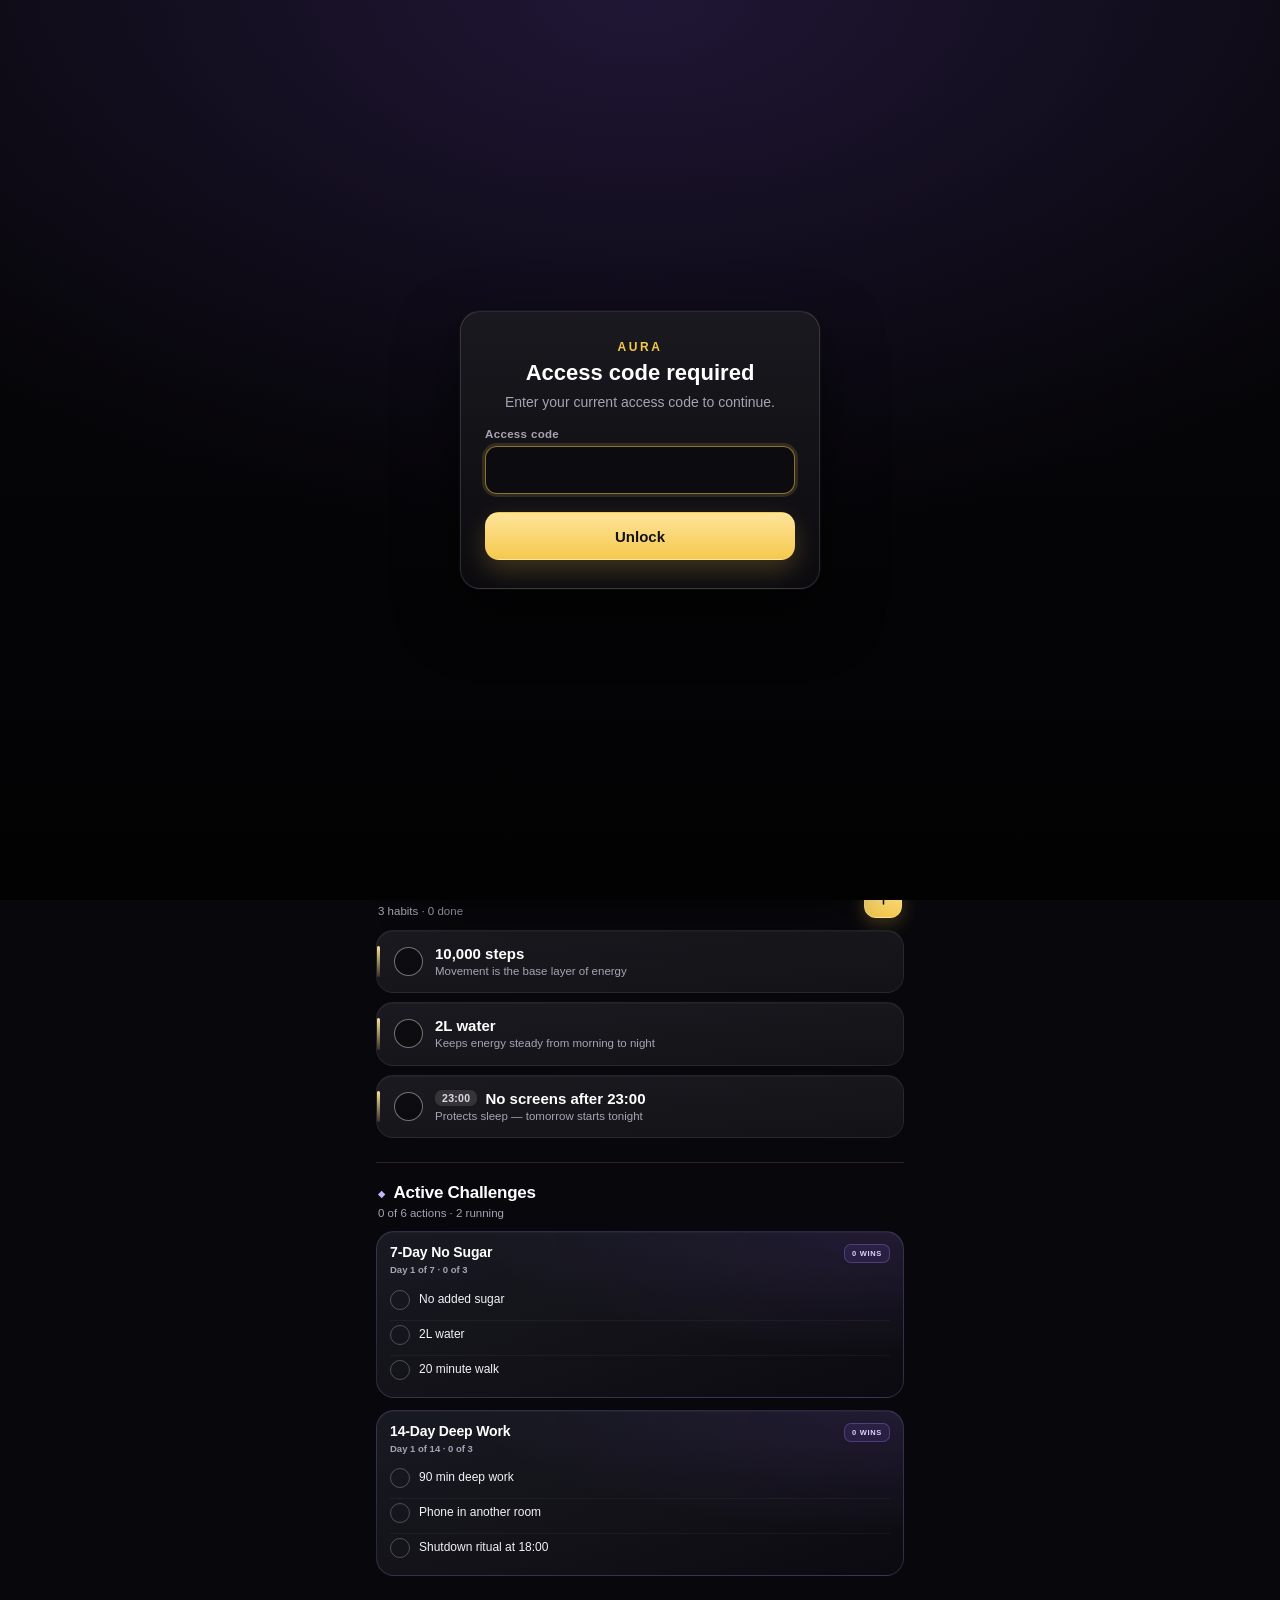
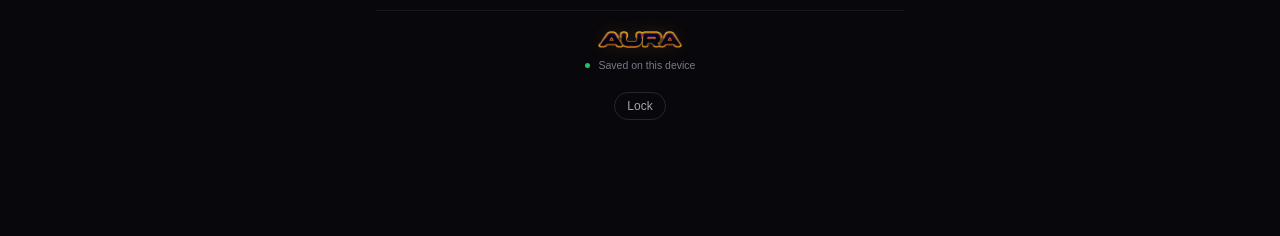
<file: index.html>
<!DOCTYPE html>
<html lang="en" dir="auto">
<head>
  <meta charset="UTF-8" />
  <meta
    name="viewport"
    content="width=device-width, initial-scale=1.0, maximum-scale=1.0, user-scalable=no, viewport-fit=cover"
  />
  <title>AURA // DAILY OS</title>
  <meta
    name="description"
    content="AURA is a daily discipline OS: your plan, your non-negotiables, your challenges and your streaks — in one dark, focused screen."
  />
  <meta name="theme-color" content="#08070b" />
  <meta name="color-scheme" content="dark" />
  <!-- AURA access-code verification endpoint (HTTPS). Set this to your
       server-side verification URL (e.g. a Supabase Edge Function). The
       client never stores or compares the secret code itself. -->
  <meta name="aura-access-endpoint" content="https://vxmonbjokwcsmboblupd.supabase.co/functions/v1/verify-aura-code" />

  <!-- Where AURA lives. Every email link and redirect must use this address.
       Four l's: kyrollll.github.io/AURA/ is the live project page. -->
  <meta name="aura-app-url" content="https://kyrollll.github.io/AURA/" />

  <!-- iOS standalone / PWA -->
  <meta name="apple-mobile-web-app-capable" content="yes" />
  <meta name="mobile-web-app-capable" content="yes" />
  <meta name="apple-mobile-web-app-status-bar-style" content="black-translucent" />
  <meta name="apple-mobile-web-app-title" content="AURA" />
  <meta name="format-detection" content="telephone=no" />
  <link rel="manifest" href="./manifest.json" />
  <link rel="icon" href="./icons/favicon.png" sizes="any" type="image/png" />
  <link rel="icon" href="./icons/icon-192.png" sizes="192x192" type="image/png" />
  <link rel="apple-touch-icon" sizes="180x180" href="./icons/apple-touch-icon.png" />
  <link rel="stylesheet" href="./style.css?v=45" />
</head>
<body>
  <a class="skip" href="#plan">Skip to today's plan</a>

  <!-- Reload veil: covers the first paint (and every reload) with the AURA
       surface instead of a blank/grey frame. Fades itself out. -->
  <div class="boot" id="boot" aria-hidden="true">
    <div class="boot-inner">
      <img class="boot-mark" src="./assets/aura-mark.png" alt="" width="720" height="150" />
      <span class="aura-spinner"></span>
    </div>
  </div>

  <!-- AURA's own pull-to-refresh, in place of the browser's grey sheet. -->
  <div class="ptr" id="ptr" aria-hidden="true">
    <span class="aura-spinner ptr-spinner"></span>
    <span class="ptr-text" id="ptrText">Pull to refresh</span>
  </div>

  <!-- Slow indigo + gold light behind the UI. Purely decorative. -->
  <div class="ambient" aria-hidden="true">
    <span class="aura-a"></span>
    <span class="aura-b"></span>
    <span class="aura-c"></span>
  </div>

  <!-- Access-code gate: covers the app until a server-verified code is entered. -->
  <div class="access-gate" id="accessGate" hidden>
    <div class="access-gate-card" role="dialog" aria-modal="true" aria-labelledby="accessGateTitle">
      <p class="access-gate-kicker">AURA</p>
      <h2 class="access-gate-title" id="accessGateTitle">Access code required</h2>
      <p class="access-gate-note">Enter your current access code to continue.</p>
      <form class="access-gate-form" id="accessForm" autocomplete="off" novalidate>
        <label class="field">
          <span class="field-label">Access code</span>
          <input
            id="accessCode"
            type="text"
            inputmode="text"
            autocomplete="off"
            autocapitalize="characters"
            maxlength="128"
            required
          />
        </label>
        <p class="form-error" id="accessError" role="alert" hidden></p>
        <button class="btn btn-primary" id="accessSubmit" type="submit">Unlock</button>
      </form>
    </div>
  </div>

  <!-- Account gate: shown after the access code is accepted. AURA's workspace
       stays closed (body.is-auth hides #app) until the emailed code has been
       verified. The code field accepts whatever length the project issues
       (6 to 10 digits), so a longer code can still be typed or pasted whole.
       Nothing here names the service behind the account. -->
  <div class="auth-gate" id="authGate" hidden>
    <div class="auth-card" role="dialog" aria-modal="true" aria-labelledby="authTitle">
      <img class="auth-mark" src="./assets/aura-mark.png" alt="AURA" width="720" height="150" />

      <p class="auth-kicker">AURA ACCOUNT</p>
      <h2 class="auth-title" id="authTitle">Enter your email</h2>
      <p class="auth-note" id="authNote">Your plan, habits and streaks, synced across your devices.</p>

      <p class="auth-message" id="authMessage" role="status" hidden></p>
      <p class="form-error" id="authError" role="alert" hidden></p>

      <form class="auth-form" id="authForm" novalidate>
        <label class="field" id="authEmailField">
          <span class="field-label">Email</span>
          <input
            id="authEmail"
            name="email"
            type="email"
            inputmode="email"
            autocomplete="email"
            autocapitalize="none"
            spellcheck="false"
            maxlength="254"
            placeholder="you@example.com"
            required
          />
        </label>

        <div class="auth-code" id="authCode" hidden>
          <label class="field" for="authCodeInput">
            <span class="field-label">Verification code</span>
            <input
              class="auth-code-input"
              id="authCodeInput"
              name="code"
              type="text"
              inputmode="numeric"
              pattern="[0-9]*"
              maxlength="10"
              autocomplete="one-time-code"
              autocapitalize="none"
              autocorrect="off"
              spellcheck="false"
              aria-describedby="authCodeHint"
            />
          </label>
          <p class="auth-code-hint" id="authCodeHint">Paste or type the code from the email.</p>
        </div>

        <button class="btn btn-primary" id="authSubmit" type="submit">Send code</button>
      </form>

      <div class="auth-links" id="authLinks" hidden>
        <button class="auth-link" id="authResend" type="button">Resend code</button>
        <span class="auth-link-sep" aria-hidden="true">·</span>
        <button class="auth-link" id="authChangeEmail" type="button">Use a different email</button>
      </div>

      <p class="auth-loading" id="authLoading" hidden>
        <span class="aura-spinner" aria-hidden="true"></span>
        <span>Checking your session…</span>
      </p>

      <p class="auth-foot" id="authFoot">No password. AURA emails you a one-time code.</p>
    </div>
  </div>

  <div class="app" id="app">
    <!-- ============================== HEADER ============================= -->
    <header class="topbar">
      <div class="brand">
        <h1 class="brand-logo">
          <img src="./assets/aura-mark.png" alt="AURA" width="720" height="150" />
        </h1>
        <p class="top-meta" id="topMeta">Today’s standard, executed.</p>
      </div>

      <div class="perfect-pill" id="perfectPill" title="Consecutive win days">
        <span class="perfect-flame" aria-hidden="true">🔥</span>
        <b id="perfectCount">0</b>
        <span class="perfect-label">win&nbsp;streak</span>
      </div>
    </header>

    <!-- ============================== TODAY ============================== -->
    <div class="view" id="viewToday">
      <nav class="weekstrip" id="weekStrip" aria-label="Week selector"></nav>

      <section class="progress-card" id="progressCard" aria-labelledby="progressCount">
        <div class="progress-glow" id="progressGlow" aria-hidden="true"></div>

        <div class="progress-head">
          <div class="progress-copy">
            <p class="progress-date" id="progressDate">Today</p>
            <p class="progress-count" id="progressCount" aria-live="polite">
              <span class="win-mark" aria-hidden="true">◆</span>
              <span id="progressTargetText"><b>0</b> tasks to WIN</span>
            </p>
          </div>
          <div class="progress-side">
            <div class="progress-pct" id="progressPct">
              <span id="progressPctNum">0</span><span class="pct-sign">%</span>
            </div>
            <p
              class="verdict"
              id="progressVerdict"
              data-state="loss"
              aria-live="polite"
              aria-label="Day status: LOSS"
            >LOSS</p>
          </div>
        </div>

        <div class="progress-rest" id="progressRest" hidden>
          <span class="progress-rest-moon" aria-hidden="true">☾</span>
          <div class="progress-rest-copy">
            <p class="progress-rest-title">Rest day</p>
            <p class="progress-rest-note">No score today. Nothing to chase.</p>
          </div>
        </div>

        <div
          class="scale"
          id="scale"
          dir="ltr"
          role="progressbar"
          aria-valuemin="0"
          aria-valuemax="100"
          aria-valuenow="0"
          aria-label="Daily progress"
        >
          <div class="scale-track" aria-hidden="true"></div>
          <div class="scale-fill" id="scaleFill" aria-hidden="true"></div>
          <div class="scale-ticks" aria-hidden="true">
            <span></span><span></span><span></span><span></span>
          </div>
          <div class="scale-threshold" id="scaleThreshold" aria-hidden="true">
            <span class="threshold-pin"></span>
            <span class="threshold-tag">WIN</span>
          </div>
          <div class="scale-marker" id="scaleMarker" aria-hidden="true">
            <span class="scale-marker-glow"></span>
            <span class="scale-marker-dot"></span>
          </div>
        </div>

        <div class="scale-legend">
          <span class="legend-end legend-loss">LOSS</span>
          <span class="legend-status" id="scaleStatus">Win at 67%</span>
          <span class="legend-end legend-win">WIN</span>
        </div>

        <button class="rest-toggle" id="restToggle" type="button" aria-pressed="false">
          <span class="rest-toggle-icon" id="restToggleIcon" aria-hidden="true">☾</span>
          <span id="restToggleText">Rest day</span>
        </button>
      </section>

      <!-- ============================= REST STATE ========================= -->
      <section class="rest-state" id="restState" aria-labelledby="restStateTitle" hidden>
        <div class="rest-state-glow" aria-hidden="true"></div>
        <span class="rest-state-moon" aria-hidden="true">☾</span>
        <p class="rest-state-kicker">Rest day on</p>
        <h2 class="rest-state-title" id="restStateTitle">Recovery is part of the plan.</h2>
        <p class="rest-state-note">
          Tasks, habits and challenge check-offs are paused for this day.
          Nothing to win, nothing to lose — the streak stays frozen.
        </p>
        <p class="rest-state-count" id="restStateCount">0 items paused</p>
      </section>

      <!-- ========================== SUPERFOCUS =========================== -->
      <section class="focus-card" id="focusCard">
        <div class="focus-card-glow" aria-hidden="true"></div>
        <div class="focus-card-body">
          <div class="focus-card-copy">
            <p class="focus-kicker"><span class="focus-spark" aria-hidden="true"></span>Superfocus</p>
            <h2>One thing. No noise.</h2>
            <p class="focus-sub" id="focusSub">Turn it on, then tap the tasks on Today you want to keep sharp.</p>
          </div>
          <label class="focus-switch">
            <input id="focusSwitch" type="checkbox" role="switch" aria-label="Superfocus mode" />
            <span class="focus-switch-track" aria-hidden="true">
              <span class="focus-switch-thumb"></span>
            </span>
            <span class="focus-switch-text" id="focusSwitchText">OFF</span>
          </label>
        </div>
        <div class="focus-card-foot">
          <span id="focusModeNote">Tap a task to keep it sharp · tap again to release</span>
          <span class="focus-dot" aria-hidden="true"></span>
          <span class="focus-tip">Blurred, quiet, locked</span>
        </div>
      </section>

      <!-- ============================ TODAY PLAN ========================= -->
      <section class="section" id="plan" aria-labelledby="planTitle">
        <header class="section-head">
          <div>
            <h2 class="section-title" id="planTitle">Ideal Day</h2>
            <p class="section-sub" id="planCount">0 tasks</p>
          </div>
          <div class="section-actions">
            <button class="icon-btn edit-btn" id="editBtn" type="button" aria-pressed="false" title="Edit list">
              <svg viewBox="0 0 24 24" fill="none" stroke="currentColor" stroke-width="1.7" stroke-linecap="round" stroke-linejoin="round" aria-hidden="true">
                <path d="M4 20h4.2L19 9.2a2.1 2.1 0 0 0 0-3l-1.2-1.2a2.1 2.1 0 0 0-3 0L4 15.8V20Z" />
                <path d="m13.6 6.4 4 4" />
              </svg>
              <span class="sr-only">Edit tasks</span>
            </button>
            <button class="icon-btn add-btn" id="addBtn" type="button" title="Add a task">
              <svg viewBox="0 0 24 24" fill="none" stroke="currentColor" stroke-width="2" stroke-linecap="round" aria-hidden="true">
                <path d="M12 5v14M5 12h14" />
              </svg>
              <span class="sr-only">Add a task</span>
            </button>
          </div>
        </header>

        <ul class="task-list" id="planList"></ul>
        <p class="empty" id="planEmpty" hidden>No tasks yet. Add one to set today’s standard.</p>
      </section>

      <!-- ========================= NON-NEGOTIABLES ======================= -->
      <section class="section section-nn" aria-labelledby="nnTitle">
        <header class="section-head">
          <div>
            <h2 class="section-title" id="nnTitle">
              <span class="nn-shield" aria-hidden="true">◆</span> Non-Negotiables
            </h2>
            <p class="section-sub" id="nnCount">0 habits</p>
          </div>
          <div class="section-actions">
            <button class="icon-btn add-btn" id="addHabitBtn" type="button" title="Add a non-negotiable">
              <svg viewBox="0 0 24 24" fill="none" stroke="currentColor" stroke-width="2" stroke-linecap="round" aria-hidden="true">
                <path d="M12 5v14M5 12h14" />
              </svg>
              <span class="sr-only">Add a non-negotiable</span>
            </button>
          </div>
        </header>

        <ul class="task-list task-list-nn" id="nnList"></ul>
        <p class="empty" id="nnEmpty" hidden>
          Nothing is non-negotiable yet. Add the habits that hold everything else up.
        </p>
      </section>

      <!-- ======================= ACTIVE CHALLENGES ======================== -->
      <section class="section section-challenge-today" id="challengeTodaySection" aria-labelledby="challengeTodayTitle" hidden>
        <header class="section-head">
          <div>
            <h2 class="section-title" id="challengeTodayTitle">
              <span class="challenge-mark" aria-hidden="true">◆</span> Active Challenges
            </h2>
            <p class="section-sub" id="challengeTodayCount">0 actions</p>
          </div>
        </header>
        <div class="today-challenge-list" id="challengeTodayList"></div>
      </section>
    </div>

    <!-- ============================ CHALLENGES =========================== -->
    <div class="view" id="viewChallenges" hidden>
      <header class="view-head">
        <div>
          <p class="view-kicker">Multi-day pressure</p>
          <h2>Challenges</h2>
          <p class="view-sub">Pick a track. Show up daily. Win the streak.</p>
        </div>
        <div class="section-actions">
          <button class="icon-btn edit-btn" id="editChallenges" type="button" aria-pressed="false" title="Manage challenges">
            <svg viewBox="0 0 24 24" fill="none" stroke="currentColor" stroke-width="1.7" stroke-linecap="round" stroke-linejoin="round" aria-hidden="true">
              <path d="M4 20h4.2L19 9.2a2.1 2.1 0 0 0 0-3l-1.2-1.2a2.1 2.1 0 0 0-3 0L4 15.8V20Z" />
              <path d="m13.6 6.4 4 4" />
            </svg>
            <span class="sr-only">Manage challenges</span>
          </button>
          <button class="icon-btn add-btn" id="addChallengeBtn" type="button" title="New challenge">
            <svg viewBox="0 0 24 24" fill="none" stroke="currentColor" stroke-width="2" stroke-linecap="round" aria-hidden="true">
              <path d="M12 5v14M5 12h14" />
            </svg>
            <span class="sr-only">New challenge</span>
          </button>
        </div>
      </header>

      <div class="challenge-list" id="challengeList"></div>
      <p class="empty" id="challengesEmpty" hidden>No challenges yet. Create a track that scares you a little.</p>
    </div>

    <!-- ============================= CALENDAR ============================= -->
    <div class="view" id="viewCalendar" hidden>
      <header class="view-head calendar-head">
        <div>
          <p class="view-kicker">Month by month</p>
          <h2>Calendar</h2>
        </div>
      </header>

      <section class="calendar-card" aria-label="Monthly outcomes">
        <div class="cal-nav">
          <button class="cal-arrow" id="calPrev" type="button" aria-label="Previous month">
            <svg viewBox="0 0 24 24" fill="none" stroke="currentColor" stroke-width="2.1" stroke-linecap="round" stroke-linejoin="round" aria-hidden="true">
              <path d="M14.5 5.5 8 12l6.5 6.5" />
            </svg>
          </button>
          <div class="cal-title-wrap">
            <p class="cal-month" id="calMonth">November 2026</p>
          </div>
          <button class="cal-arrow" id="calNext" type="button" aria-label="Next month">
            <svg viewBox="0 0 24 24" fill="none" stroke="currentColor" stroke-width="2.1" stroke-linecap="round" stroke-linejoin="round" aria-hidden="true">
              <path d="M9.5 5.5 16 12l-6.5 6.5" />
            </svg>
          </button>
        </div>

        <div class="cal-weekdays" id="calWeekdays" aria-hidden="true"></div>
        <div class="cal-grid" id="calGrid" role="grid" aria-label="Days of the month"></div>

        <div class="cal-stats" aria-label="Month and streak summary">
          <div class="cal-stat is-win">
            <p class="cal-stat-label">Win</p>
            <p class="cal-stat-value" id="calWins">0</p>
          </div>
          <div class="cal-stat is-loss">
            <p class="cal-stat-label">Loss</p>
            <p class="cal-stat-value" id="calLosses">0</p>
          </div>
          <div class="cal-stat is-rest">
            <p class="cal-stat-label">Rest</p>
            <p class="cal-stat-value" id="calRest">0</p>
          </div>
          <div class="cal-stat is-gold">
            <p class="cal-stat-label">Current streak</p>
            <p class="cal-stat-value" id="calStreak">0</p>
          </div>
          <div class="cal-stat is-gold is-best" title="Longest run of consecutive win days">
            <p class="cal-stat-label">Best streak</p>
            <p class="cal-stat-value" id="calBest">0</p>
            <p class="cal-stat-sub">longest run</p>
          </div>
          <div class="cal-stat is-rate">
            <p class="cal-stat-label">Win rate</p>
            <p class="cal-stat-value" id="calRate">—</p>
          </div>
        </div>

        <div class="cal-legend">
          <span class="cal-key is-win">WIN</span>
          <span class="cal-key is-loss">LOSS</span>
          <span class="cal-key is-rest">Rest day</span>
          <span class="cal-key is-empty">Nothing scheduled</span>
        </div>
      </section>

      <p class="cal-hint">Tap a day to open it on Today.</p>
    </div>

    <!-- ============================== ACCOUNT ============================ -->
    <div class="view" id="viewAccount" hidden>
      <header class="view-head">
        <div>
          <p class="view-kicker">Your AURA</p>
          <h2>Account</h2>
          <p class="view-sub">One address, one code, every device.</p>
        </div>
      </header>

      <section class="account-card" aria-label="AURA account">
        <div class="account-identity">
          <span class="account-avatar" id="accountAvatar" aria-hidden="true">A</span>
          <div class="account-copy">
            <p class="account-email" id="accountEmail">—</p>
            <p class="account-session" id="accountSession">Signed in with a one-time email code</p>
          </div>
        </div>

        <p class="account-status" id="accountStatus" aria-live="polite" data-state="saving">
          <span class="account-dot" aria-hidden="true"></span>
          <span id="accountStatusText">Syncing…</span>
        </p>

        <button class="account-signout" id="signOutBtn" type="button">Sign out</button>
      </section>

      <div class="account-stats" aria-label="Your statistics">
        <div class="acct-tile is-gold">
          <p class="acct-label">Win streak</p>
          <p class="acct-value" id="acctStreak">0</p>
        </div>
        <div class="acct-tile is-gold">
          <p class="acct-label">Best streak</p>
          <p class="acct-value" id="acctBest">0</p>
        </div>
        <div class="acct-tile">
          <p class="acct-label">Win rate</p>
          <p class="acct-value" id="acctRate">—</p>
        </div>
        <div class="acct-tile">
          <p class="acct-label">Completion</p>
          <p class="acct-value" id="acctCompletion">—</p>
        </div>
        <div class="acct-tile">
          <p class="acct-label">Tasks done</p>
          <p class="acct-value" id="acctDone">0</p>
        </div>
        <div class="acct-tile">
          <p class="acct-label">Days tracked</p>
          <p class="acct-value" id="acctDays">0</p>
        </div>
      </div>

      <p class="account-note">
        AURA never stores a password. Your plan, habits and streaks sync to this account, and this device keeps a copy for offline days.
      </p>
    </div>

    <footer class="foot">
      <img class="foot-logo" src="./assets/aura-mark.png" alt="AURA" width="720" height="150" />
      <p id="footStatus"><span class="dot-live" aria-hidden="true"></span> Saved on this device</p>
      <button class="foot-lock" id="lockBtn" type="button" aria-label="Lock AURA">Lock</button>
    </footer>
  </div>

  <!-- ============================ BOTTOM NAV ============================ -->
  <nav class="tabbar" id="tabbar" aria-label="Main">
    <button class="tab is-active" type="button" data-view="today" aria-current="page">
      <span class="tab-icon" aria-hidden="true">
        <svg viewBox="0 0 24 24" fill="none" stroke="currentColor" stroke-width="1.9" stroke-linecap="round" stroke-linejoin="round">
          <circle cx="12" cy="12" r="4.2" />
          <path d="M12 2.5v2.2M12 19.3v2.2M2.5 12h2.2M19.3 12h2.2M5.2 5.2l1.6 1.6M17.2 17.2l1.6 1.6M18.8 5.2l-1.6 1.6M6.8 17.2l-1.6 1.6" />
        </svg>
      </span>
      <span class="tab-label">Today</span>
    </button>
    <button class="tab" type="button" data-view="challenges">
      <span class="tab-icon" aria-hidden="true">
        <svg viewBox="0 0 24 24" fill="none" stroke="currentColor" stroke-width="1.8" stroke-linecap="round" stroke-linejoin="round">
          <path d="M8 3.8h8v3.7a4 4 0 0 1-8 0V3.8Z" />
          <path d="M8 4.8H5.7a1.4 1.4 0 0 0-1.3 1.6A4 4 0 0 0 8 10.1" />
          <path d="M16 4.8h2.3a1.4 1.4 0 0 1 1.3 1.6A4 4 0 0 1 16 10.1" />
          <path d="M12 11.5v4.2" />
          <path d="M8.8 20h6.4" />
          <path d="M9.6 20c0-2.2 1-3.2 2.4-4.6 1.4 1.4 2.4 2.4 2.4 4.6" />
        </svg>
      </span>
      <span class="tab-label">Challenges</span>
    </button>
    <button class="tab" type="button" data-view="calendar">
      <span class="tab-icon" aria-hidden="true">
        <svg viewBox="0 0 24 24" fill="none" stroke="currentColor" stroke-width="1.8" stroke-linecap="round" stroke-linejoin="round">
          <rect x="3.2" y="5.2" width="17.6" height="15.4" rx="3" />
          <path d="M3.4 9.8h17.2M8 3.4v3.6M16 3.4v3.6" />
          <path d="M7.6 13.4h.9M11.5 13.4h.9M15.4 13.4h.9M7.6 17h.9M11.5 17h.9" />
        </svg>
      </span>
      <span class="tab-label">Calendar</span>
    </button>
    <button class="tab" type="button" data-view="account">
      <span class="tab-icon" aria-hidden="true">
        <svg viewBox="0 0 24 24" fill="none" stroke="currentColor" stroke-width="1.8" stroke-linecap="round" stroke-linejoin="round">
          <circle cx="12" cy="8.4" r="3.6" />
          <path d="M5 19.6c.7-3.5 3.6-5.8 7-5.8s6.3 2.3 7 5.8" />
        </svg>
      </span>
      <span class="tab-label">Account</span>
    </button>
  </nav>

  <!-- ============================ EDIT SHEET ============================ -->
  <div class="sheet" id="sheet" hidden>
    <div class="sheet-veil" id="sheetVeil"></div>

    <section
      class="sheet-panel"
      id="sheetPanel"
      role="dialog"
      aria-modal="true"
      aria-labelledby="sheetTitle"
    >
      <div class="sheet-grabber" aria-hidden="true"></div>

      <header class="sheet-head">
        <h2 id="sheetTitle">New task</h2>
        <button class="sheet-close" id="sheetClose" type="button" aria-label="Close">
          <svg viewBox="0 0 24 24" fill="none" stroke="currentColor" stroke-width="1.8" stroke-linecap="round" aria-hidden="true">
            <path d="M6.5 6.5l11 11M17.5 6.5l-11 11" />
          </svg>
        </button>
      </header>

      <form class="sheet-form" id="taskForm" autocomplete="off" novalidate>
        <label class="field">
          <span class="field-label" id="labelTitle">Task</span>
          <input
            id="fieldTitle"
            type="text"
            dir="auto"
            maxlength="80"
            placeholder="What are you doing?"
            enterkeyhint="next"
            required
          />
        </label>

        <label class="field">
          <span class="field-label" id="labelWhy">Why it matters</span>
          <input
            id="fieldWhy"
            type="text"
            dir="auto"
            maxlength="120"
            placeholder="Where does this take you?"
            enterkeyhint="next"
          />
        </label>

        <div class="field-row" id="taskExtras">
          <label class="field field-time">
            <span class="field-label">Time <span class="optional">optional</span></span>
            <input id="fieldTime" type="time" />
          </label>

          <div class="field field-toggle">
            <span class="field-label">Recurring</span>
            <label class="switch">
              <input id="fieldRecurring" type="checkbox" />
              <span class="switch-track" aria-hidden="true"><span class="switch-thumb"></span></span>
              <span class="switch-text">Non-negotiable</span>
            </label>
          </div>
        </div>

        <div class="field-extra" id="trackDates" hidden>
          <div class="field-row field-row-dates">
            <label class="field field-time">
              <span class="field-label">Start date</span>
              <input id="fieldStartDate" type="date" />
            </label>
            <label class="field field-time">
              <span class="field-label">End date</span>
              <input id="fieldEndDate" type="date" />
            </label>
          </div>
          <p class="date-hint" id="dateHint">7 days</p>
        </div>

        <div class="field-extra" id="trackExtras" hidden>
          <div class="field" id="challengeModeField" hidden>
            <span class="field-label">Challenge mode</span>
            <div class="mode-toggle" role="radiogroup" aria-label="Challenge mode">
              <button class="mode-option is-active" type="button" data-challenge-mode="habit" role="radio" aria-checked="true">
                <b>Habit / Streak</b>
                <span>Same daily checklist</span>
              </button>
              <button class="mode-option" type="button" data-challenge-mode="build" role="radio" aria-checked="false">
                <b>Build / Milestone</b>
                <span>A task per day slot</span>
              </button>
            </div>
            <p class="field-hint" id="challengeModeHint">A recurring checklist for every day of the window.</p>
          </div>

          <label class="field">
            <span class="field-label">Length <span class="optional">days</span></span>
            <input id="fieldDuration" type="number" inputmode="numeric" min="2" max="90" step="1" value="7" />
          </label>

          <label class="field">
            <span class="field-label" id="labelItems">Daily checklist <span class="optional">one per line</span></span>
            <textarea
              id="fieldItems"
              dir="auto"
              rows="4"
              maxlength="600"
              placeholder="No added sugar&#10;2L water&#10;20 minute walk"
            ></textarea>
          </label>
        </div>

        <p class="form-error" id="formError" role="alert" hidden>Give the task a name first.</p>

        <div class="sheet-actions">
          <button class="btn btn-ghost" id="sheetCancel" type="button">Cancel</button>
          <button class="btn btn-primary" type="submit">Save</button>
        </div>

        <button class="btn btn-danger" id="sheetDelete" type="button" hidden>Delete task</button>
      </form>
    </section>
  </div>

  <!-- ========================= HOLD TO CONFIRM ========================= -->
  <div class="confirm" id="confirm" hidden>
    <div class="confirm-veil" id="confirmVeil"></div>

    <section
      class="confirm-panel"
      id="confirmPanel"
      role="dialog"
      aria-modal="true"
      aria-labelledby="confirmTitle"
      aria-describedby="confirmNote"
    >
      <p class="confirm-kicker">Hold to confirm</p>
      <h2 class="confirm-title" id="confirmTitle">Delete this task?</h2>
      <p class="confirm-item" id="confirmItem" dir="auto"></p>
      <p class="confirm-note" id="confirmNote"></p>

      <button class="confirm-hold" id="confirmHold" type="button" aria-label="Hold to confirm deletion">
        <span class="confirm-hold-fill" id="confirmHoldFill" aria-hidden="true"></span>
        <span class="confirm-hold-text" id="confirmHoldText">Hold to delete</span>
      </button>

      <button class="confirm-cancel" id="confirmCancel" type="button">Cancel</button>
    </section>
  </div>

  <!-- ========================== WORKOUT STUDIO ========================== -->
  <section class="studio" id="studio" hidden aria-label="Workout builder">
    <div class="studio-aura" aria-hidden="true"></div>

    <header class="studio-top">
      <div class="studio-heading">
        <p class="studio-kicker" id="studioKicker">Session builder</p>
        <h2 class="studio-title" id="studioTitle">Build a workout</h2>
      </div>
      <button class="studio-close" id="studioClose" type="button" aria-label="Close workout studio">
        <svg viewBox="0 0 24 24" fill="none" stroke="currentColor" stroke-width="1.9" stroke-linecap="round" aria-hidden="true">
          <path d="M6.5 6.5l11 11M17.5 6.5l-11 11" />
        </svg>
      </button>
    </header>

    <div class="studio-scroll" id="studioBody"></div>
    <footer class="studio-foot" id="studioFoot"></footer>
  </section>

  <!-- ========================== EXERCISE GUIDE ========================== -->
  <div class="demo" id="demo" hidden>
    <div class="demo-veil" id="demoVeil"></div>

    <section
      class="demo-panel"
      id="demoPanel"
      role="dialog"
      aria-modal="true"
      aria-labelledby="demoTitle"
      aria-describedby="demoCue"
    >
      <header class="demo-head">
        <div>
          <p class="demo-kicker" id="demoKicker">Movement guide</p>
          <h2 class="demo-title" id="demoTitle">Push-Up</h2>
        </div>
        <button class="demo-close" id="demoClose" type="button" aria-label="Close movement guide">
          <svg viewBox="0 0 24 24" fill="none" stroke="currentColor" stroke-width="1.9" stroke-linecap="round" aria-hidden="true">
            <path d="M6.5 6.5l11 11M17.5 6.5l-11 11" />
          </svg>
        </button>
      </header>

      <div class="demo-visual">
        <div class="demo-stage" id="demoStage"></div>
        <div class="demo-map">
          <div id="demoBody"></div>
          <p class="demo-map-label">Targets</p>
          <div class="demo-tags" id="demoTags"></div>
        </div>
      </div>

      <p class="demo-cue" id="demoCue">Cue</p>
      <p class="demo-dose" id="demoDose">3 × 12</p>
    </section>
  </div>

  <div class="toast" id="toast" role="status" aria-live="polite" hidden></div>

  <noscript>
    <div class="noscript">AURA needs JavaScript to run your day.</div>
  </noscript>

  <script src="./supabase-client.js?v=45"></script>
  <script src="./app.js?v=45"></script>
</body>
</html>
</file>
<file: style.css>
/* ==========================================================================
   AURA // DAILY OS — near-black surface, crisp white ink, deep violet core,
   golden aura. Palette from AURALOGO.png; in-app mark from AURALOGO-ONLY.png.
   ========================================================================== */

*,
*::before,
*::after {
  box-sizing: border-box;
}

:root {
  --bg: #08070b;
  --bg-deep: #020203;
  --card: #131217;
  --card-2: #1b1a20;
  --card-3: #0c0b10;
  --line: rgba(255, 255, 255, 0.13);
  --line-soft: rgba(255, 255, 255, 0.07);
  --ink: #ffffff;
  --ink-dim: #f4f2f7;
  --muted: #a8a2b4;
  --muted-dim: #7d7887;
  --gold: #f5c94e;
  --gold-bright: #ffe49a;
  --gold-deep: #d9a227;
  --gold-ink: #141218;
  --gold-soft: rgba(245, 201, 78, 0.13);
  --gold-line: rgba(245, 201, 78, 0.34);
  --green: #22c55e;
  --green-bright: #4ade80;
  --green-glow: #00e676;
  --green-ink: #04150b;
  --green-soft: rgba(34, 197, 94, 0.13);
  --green-line: rgba(34, 197, 94, 0.34);
  --red: #ef4444;
  --red-hot: #ff3b30;
  --amber: #f59e0b;
  --violet: #8b5cf6;
  --violet-bright: #bda8ff;
  --pink: #ef7ac0;
  --nav-h: 70px;
  --ease: cubic-bezier(0.22, 0.61, 0.36, 1);
  --pop: cubic-bezier(0.2, 0.9, 0.25, 1.1);
  --safe-t: env(safe-area-inset-top, 0px);
  --safe-b: env(safe-area-inset-bottom, 0px);
  --safe-l: env(safe-area-inset-left, 0px);
  --safe-r: env(safe-area-inset-right, 0px);
}

html,
body {
  margin: 0;
  min-height: 100%;
}

html {
  -webkit-text-size-adjust: 100%;
  text-size-adjust: 100%;
  touch-action: manipulation;
  /* The rubber-band area past the top/bottom of the page paints this, never
     a plain white or grey sheet. */
  background-color: #08070b;
  overscroll-behavior-y: none;
}

body {
  /* Fill the visual viewport even when a view is short (a single program, an
     empty list), and paint a flat dark canvas. The gradient lives on the fixed
     layer below instead: a `background-attachment: fixed` body gradient is
     sized once by iOS Safari, so after a tab switch shrank the page (or the
     toolbar collapsed) it stopped short and left an empty grey strip. */
  min-height: 100vh;
  min-height: 100dvh;
  background-color: var(--bg);
  color: var(--ink);
  font-family: -apple-system, BlinkMacSystemFont, "SF Pro Text", ui-sans-serif,
    "Segoe UI", Roboto, "Helvetica Neue", Arial, "Noto Sans Hebrew", sans-serif;
  -webkit-font-smoothing: antialiased;
  text-rendering: optimizeLegibility;
  -webkit-tap-highlight-color: transparent;
  touch-action: manipulation;
  overscroll-behavior-y: none;
}

/* The app's light, pinned to the viewport rather than the page: it covers the
   full screen no matter how tall the current view is or how far it is scrolled,
   so no repaint or tab switch can expose a bare strip underneath. */
body::before {
  content: "";
  position: fixed;
  inset: 0;
  pointer-events: none;
  background-color: var(--bg-deep);
  background-image:
    radial-gradient(120% 100% at 50% 40%, transparent 58%, rgba(0, 0, 0, 0.42) 100%),
    radial-gradient(95% 52% at 6% -8%, rgba(124, 74, 214, 0.34) 0%, transparent 62%),
    radial-gradient(80% 44% at 100% 0%, rgba(245, 201, 78, 0.12) 0%, transparent 62%),
    radial-gradient(110% 58% at 50% 108%, rgba(255, 168, 52, 0.12) 0%, transparent 68%),
    linear-gradient(180deg, #0c0b10 0%, var(--bg) 46%, var(--bg-deep) 100%);
  transform: translateZ(0);
  z-index: 0;
}

/* ============================ RELOAD VEIL =============================== */

/* Covers the first paint of every load (including a reload) so the app never
   flashes an empty frame. Fades out on its own even without JS. */

.boot {
  position: fixed;
  inset: 0;
  z-index: 120;
  display: grid;
  place-items: center;
  pointer-events: none;
  background:
    radial-gradient(62% 44% at 50% 32%, rgba(124, 74, 214, 0.3) 0%, transparent 70%),
    radial-gradient(58% 36% at 50% 80%, rgba(245, 201, 78, 0.13) 0%, transparent 72%),
    #08070b;
  animation: bootOut 0.45s var(--ease) 0.34s forwards;
}

.boot.is-gone {
  display: none;
}

@keyframes bootOut {
  to { opacity: 0; visibility: hidden; }
}

.boot-inner {
  display: flex;
  flex-direction: column;
  align-items: center;
  gap: 20px;
}

.boot-mark {
  width: min(46vw, 168px);
  height: auto;
  opacity: 0.94;
  filter: drop-shadow(0 0 22px rgba(245, 201, 78, 0.22));
}

.boot .aura-spinner {
  width: 22px;
  height: 22px;
}

/* Shared gold → violet spinner used by the veil and pull-to-refresh. */
.aura-spinner {
  display: block;
  width: 26px;
  height: 26px;
  border-radius: 50%;
  background: conic-gradient(
    from 0turn,
    rgba(245, 201, 78, 0) 0deg 42deg,
    rgba(245, 201, 78, 0.85) 108deg,
    #f5c94e 170deg,
    #ffe49a 214deg,
    #8b5cf6 296deg,
    rgba(139, 92, 246, 0) 352deg 360deg
  );
  -webkit-mask: radial-gradient(farthest-side, transparent calc(100% - 2.5px), #000 calc(100% - 2px));
  mask: radial-gradient(farthest-side, transparent calc(100% - 2.5px), #000 calc(100% - 2px));
  filter: drop-shadow(0 0 8px rgba(245, 201, 78, 0.45));
  animation: auraSpin 0.9s linear infinite;
}

@keyframes auraSpin {
  to { transform: rotate(1turn); }
}

/* =========================== PULL TO REFRESH ============================ */

/* AURA's replacement for the browser's unstyled grey pull sheet: dark glass,
   indigo/gold glow and a gold → violet spinner. Positioned by --ptr / --ptr-o. */

/* Anchored below the notch (safe-area top), then slid out of view. */
.ptr {
  position: fixed;
  top: var(--safe-t);
  left: 0;
  right: 0;
  z-index: 110;
  display: flex;
  align-items: center;
  justify-content: center;
  gap: 10px;
  height: 64px;
  padding: 0 16px;
  transform: translate3d(0, calc(-64px + var(--ptr, 0px)), 0);
  opacity: var(--ptr-o, 0);
  pointer-events: none;
  will-change: transform, opacity;
  background:
    radial-gradient(70% 130% at 50% 0%, rgba(124, 74, 214, 0.34) 0%, transparent 72%),
    linear-gradient(
      180deg,
      rgba(8, 7, 11, 0.98) 0%,
      rgba(8, 7, 11, 0.88) 72%,
      rgba(8, 7, 11, 0) 100%
    );
}

.ptr-spinner {
  width: 22px;
  height: 22px;
  transform: rotate(calc(var(--ptr-o, 0) * 260deg));
  animation: none;
}

.ptr.is-loading .ptr-spinner {
  animation: auraSpin 0.9s linear infinite;
}

.ptr-text {
  font-size: 10.5px;
  font-weight: 750;
  letter-spacing: 0.14em;
  text-transform: uppercase;
  color: var(--muted);
  text-shadow: 0 0 14px rgba(245, 201, 78, 0.25);
}

.ptr.is-armed .ptr-text {
  color: var(--gold-bright);
}

.ptr.is-loading .ptr-text {
  color: var(--gold);
}

/* ============================ AMBIENT AURA ============================== */

/* Slow indigo + gold light drifting behind the whole app. No text, no noise. */

.ambient {
  position: fixed;
  inset: 0;
  z-index: 0;
  overflow: hidden;
  pointer-events: none;
}

.ambient span {
  position: absolute;
  display: block;
  border-radius: 50%;
  filter: blur(58px);
  opacity: 0.55;
  will-change: transform;
}

.aura-a {
  width: 78vmax;
  height: 78vmax;
  top: -34vmax;
  left: -30vmax;
  background: radial-gradient(
    circle at 50% 50%,
    rgba(124, 74, 214, 0.42) 0%,
    rgba(99, 53, 196, 0.16) 46%,
    rgba(99, 53, 196, 0) 70%
  );
  animation: auraDriftA 54s ease-in-out infinite alternate;
}

.aura-b {
  width: 62vmax;
  height: 62vmax;
  top: -8vmax;
  right: -32vmax;
  background: radial-gradient(
    circle at 50% 50%,
    rgba(245, 201, 78, 0.24) 0%,
    rgba(255, 168, 52, 0.1) 44%,
    rgba(245, 201, 78, 0) 70%
  );
  animation: auraDriftB 68s ease-in-out infinite alternate;
}

.aura-c {
  width: 86vmax;
  height: 86vmax;
  bottom: -48vmax;
  left: -8vmax;
  background: radial-gradient(
    circle at 50% 50%,
    rgba(255, 168, 52, 0.16) 0%,
    rgba(124, 74, 214, 0.14) 46%,
    rgba(124, 74, 214, 0) 72%
  );
  animation: auraDriftC 82s ease-in-out infinite alternate;
}

@keyframes auraDriftA {
  from { transform: translate3d(0, 0, 0) scale(1); }
  to { transform: translate3d(9vmax, 6vmax, 0) scale(1.12); }
}

@keyframes auraDriftB {
  from { transform: translate3d(0, 0, 0) scale(1.06); }
  to { transform: translate3d(-8vmax, 10vmax, 0) scale(1); }
}

@keyframes auraDriftC {
  from { transform: translate3d(0, 0, 0) scale(1); }
  to { transform: translate3d(7vmax, -7vmax, 0) scale(1.1); }
}

@media (prefers-reduced-motion: reduce) {
  .ambient span {
    animation: none;
  }
}

body.sheet-open,
body.confirm-open {
  overflow: hidden;
}

button,
input {
  font-family: inherit;
}

button {
  cursor: pointer;
  touch-action: manipulation;
  -webkit-user-select: none;
  user-select: none;
}

.sr-only {
  position: absolute;
  width: 1px;
  height: 1px;
  padding: 0;
  margin: -1px;
  overflow: hidden;
  clip: rect(0 0 0 0);
  white-space: nowrap;
  border: 0;
}

.skip {
  position: absolute;
  top: -60px;
  left: 12px;
  z-index: 80;
  padding: 10px 14px;
  border-radius: 10px;
  background: var(--card-2);
  color: var(--ink);
  font-size: 13px;
  text-decoration: none;
}

.skip:focus {
  top: 12px;
}

/* ================================ SHELL ================================= */

.app {
  position: relative;
  z-index: 1;
  width: 100%;
  max-width: 560px;
  margin: 0 auto;
  padding: calc(18px + var(--safe-t)) max(16px, var(--safe-r))
    calc(var(--nav-h) + 46px + var(--safe-b)) max(16px, var(--safe-l));
}

/* =============================== TOP BAR ================================ */

.topbar {
  display: flex;
  align-items: flex-start;
  justify-content: space-between;
  gap: 12px;
  padding: 2px 2px 16px;
}

.brand {
  display: flex;
  flex-direction: column;
  align-items: flex-start;
  gap: 7px;
  min-width: 0;
}

/* AURALOGO-ONLY.png: the original wordmark with its own alpha edge, so the
   neon rim sits straight on the near-black surface with no plate behind it. */
.brand-logo {
  margin: 0;
  display: block;
  line-height: 0;
}

.brand-logo img {
  display: block;
  width: 150px;
  height: auto;
  filter: drop-shadow(0 0 12px rgba(255, 168, 52, 0.18));
}

.top-meta {
  margin: 4px 0 0;
  font-size: 11.5px;
  color: var(--muted);
  line-height: 1.3;
}

.perfect-pill {
  flex: none;
  display: flex;
  align-items: center;
  gap: 5px;
  padding: 8px 10px;
  border-radius: 999px;
  background: rgba(26, 18, 50, 0.72);
  border: 1px solid var(--line-soft);
  font-size: 11px;
  color: var(--muted);
  line-height: 1;
}

.perfect-pill b {
  color: var(--ink);
  font-size: 13px;
  font-weight: 750;
  font-variant-numeric: tabular-nums;
}

.perfect-flame {
  font-size: 12px;
  filter: saturate(1.15);
}

.perfect-label {
  letter-spacing: 0.01em;
}

@media (max-width: 359px) {
  /* The plan row holds a name, two steppers and a remove button: let the
     controls wrap under the name instead of squeezing it into three lines. */
  .plan-row {
    flex-wrap: wrap;
    row-gap: 6px;
  }

  .plan-main {
    flex: 1 1 100%;
  }

  .plan-controls {
    margin-inline-start: auto;
  }

  .perfect-label {
    display: none;
  }
}

/* ============================== WEEK STRIP ============================== */

.weekstrip {
  display: grid;
  grid-template-columns: repeat(7, 1fr);
  gap: 5px;
  padding: 7px;
  border-radius: 19px;
  background: linear-gradient(180deg, rgba(26, 18, 50, 0.9), rgba(15, 10, 32, 0.9));
  border: 1px solid var(--line-soft);
  box-shadow: inset 0 1px 0 rgba(255, 255, 255, 0.035);
}

.wk {
  position: relative;
  display: flex;
  flex-direction: column;
  align-items: center;
  gap: 4px;
  padding: 8px 0 9px;
  border: 0;
  border-radius: 13px;
  background: transparent;
  color: var(--muted);
  transition: background 0.22s var(--ease), color 0.22s var(--ease),
    box-shadow 0.22s var(--ease), transform 0.22s var(--ease);
}

.wk:active {
  transform: scale(0.94);
}

.wk-day {
  font-size: 9.5px;
  font-weight: 650;
  letter-spacing: 0.09em;
  text-transform: uppercase;
}

.wk-date {
  font-size: 15px;
  font-weight: 700;
  font-variant-numeric: tabular-nums;
  line-height: 1.15;
}

/* A fixed marker slot keeps the status clear of the date: an open day gets a
   dot, a closed day its final ✓ / ✕, and an empty day stays quietly grey. */
.wk-dot {
  display: grid;
  place-items: center;
  width: 14px;
  height: 14px;
  margin-top: 4px;
  border-radius: 999px;
  font-size: 12px;
  font-weight: 800;
  line-height: 1;
  color: var(--muted-dim);
}

.wk-dot::before {
  content: "";
  width: 5px;
  height: 5px;
  border-radius: 999px;
  background: rgba(255, 255, 255, 0.18);
}

.wk-dot.is-win::before {
  background: var(--green-bright);
  box-shadow: 0 0 8px rgba(34, 197, 94, 0.9);
}

.wk-dot.is-loss::before {
  background: var(--red);
  box-shadow: 0 0 7px rgba(239, 68, 68, 0.7);
}

.wk-dot.is-scheduled::before {
  background: transparent;
  box-shadow: inset 0 0 0 1.5px var(--gold);
}

.wk-dot.is-check::before,
.wk-dot.is-cross::before {
  display: none;
}

.wk-dot.is-check {
  color: var(--green-bright);
  text-shadow: 0 0 8px rgba(34, 197, 94, 0.75);
}

.wk-dot.is-cross {
  color: var(--red);
  text-shadow: 0 0 7px rgba(239, 68, 68, 0.6);
}

/* The selected day is a dark-glass well with a soft champagne edge: the marker
   keeps its own status colour, so a won day still reads green inside it. */
.wk.is-today {
  color: var(--ink);
}

.wk.is-selected {
  color: #f2dfa9;
  background: linear-gradient(180deg, rgba(245, 201, 78, 0.14), rgba(245, 201, 78, 0.05));
  box-shadow: inset 0 0 0 1px rgba(245, 201, 78, 0.3),
    inset 0 1px 0 rgba(255, 255, 255, 0.07),
    0 6px 16px -12px rgba(0, 0, 0, 0.9);
}

.wk:disabled {
  opacity: 0.3;
  cursor: default;
}

.wk:disabled:active {
  transform: none;
}

/* ============================ PROGRESS CARD ============================= */

.progress-card {
  position: relative;
  overflow: hidden;
  margin-top: 14px;
  padding: 18px 18px 15px;
  border-radius: 22px;
  background: linear-gradient(160deg, #1a1226 0%, var(--card) 58%, #060507 100%);
  border: 1px solid var(--line);
  box-shadow: 0 18px 40px -24px rgba(0, 0, 0, 0.95),
    inset 0 1px 0 rgba(255, 255, 255, 0.05);
}

.progress-glow {
  position: absolute;
  top: -80px;
  inset-inline-end: -60px;
  width: 200px;
  height: 200px;
  border-radius: 50%;
  background: radial-gradient(circle, rgba(34, 197, 94, 0.22) 0%, transparent 68%);
  pointer-events: none;
}

.progress-head {
  position: relative;
  display: flex;
  align-items: flex-start;
  justify-content: space-between;
  gap: 12px;
}

.progress-date {
  margin: 0 0 6px;
  font-size: 11px;
  font-weight: 650;
  letter-spacing: 0.1em;
  text-transform: uppercase;
  color: var(--muted);
}

/* The day's finish line sits where the raw count used to be: how many boxes
   are still missing before the WIN threshold is cleared. It stays green the
   whole time the day is still winnable, so the target itself pulls forward. */
.progress-count {
  display: inline-flex;
  align-items: center;
  gap: 6px;
  margin: 1px 0 0;
  padding: 4px 11px 4px 9px;
  border: 1px solid var(--green-line);
  border-radius: 999px;
  background: var(--green-soft);
  color: #8ee7ab;
  font-size: 12px;
  font-weight: 700;
  letter-spacing: 0.015em;
  line-height: 1.3;
  white-space: nowrap;
  transition: color 0.35s var(--ease), background 0.35s var(--ease),
    border-color 0.35s var(--ease), box-shadow 0.35s var(--ease);
}

.progress-count[hidden] {
  display: none;
}

.win-mark {
  font-size: 8px;
  line-height: 1;
  color: var(--green);
}

.progress-count b {
  color: var(--green-bright);
  font-weight: 800;
  font-size: 13.5px;
  font-variant-numeric: tabular-nums;
}

/* Threshold cleared: the pill floods bright, vivid green and glows, so the
   win lands as a celebration rather than another grey check. */
.progress-count.is-won {
  border-color: transparent;
  background: linear-gradient(180deg, #6ee7a0 0%, #22e06f 52%, var(--green-glow) 100%);
  color: var(--green-ink);
  box-shadow: 0 0 18px rgba(0, 230, 118, 0.42), 0 0 42px rgba(34, 197, 94, 0.2);
}

.progress-count.is-won b,
.progress-count.is-won .win-mark {
  color: var(--green-ink);
}

/* Nothing scheduled is neutral, not green: the target slot goes quiet grey
   so an empty day never borrows the win language. */
.progress-count.is-empty {
  border-color: rgba(141, 135, 155, 0.22);
  background: rgba(141, 135, 155, 0.08);
  color: var(--muted);
}

.progress-count.is-empty .win-mark {
  display: none;
}

.progress-side {
  flex: none;
  display: flex;
  flex-direction: column;
  align-items: flex-end;
  gap: 7px;
}

.progress-pct {
  flex: none;
  font-size: 30px;
  font-weight: 750;
  line-height: 0.95;
  letter-spacing: -0.04em;
  color: var(--green);
  font-variant-numeric: tabular-nums;
  transition: color 0.5s var(--ease);
}

.pct-sign {
  font-size: 15px;
  font-weight: 650;
  letter-spacing: 0;
  margin-inline-start: 1px;
  opacity: 0.85;
}

/* Same-day verdict: WIN once the 67% threshold is cleared. */

.verdict {
  display: inline-flex;
  align-items: center;
  gap: 5px;
  margin: 0;
  padding: 3px 9px;
  border-radius: 999px;
  font-size: 9.5px;
  font-weight: 800;
  letter-spacing: 0.12em;
  line-height: 1.35;
  white-space: nowrap;
  border: 1px solid transparent;
  transition: color 0.3s var(--ease), background 0.3s var(--ease),
    border-color 0.3s var(--ease), box-shadow 0.3s var(--ease);
}

.verdict::before {
  content: "";
  width: 5px;
  height: 5px;
  border-radius: 50%;
  background: currentColor;
  box-shadow: 0 0 7px currentColor;
}

.verdict[data-state="win"] {
  color: #0a1a0f;
  background: linear-gradient(180deg, var(--green-bright), var(--green));
  border-color: transparent;
  box-shadow: 0 0 16px rgba(34, 197, 94, 0.38);
}

.verdict[data-state="win"]::before {
  background: #0a1a0f;
  box-shadow: none;
}

.verdict[data-state="loss"] {
  color: #ff9d9d;
  background: rgba(239, 68, 68, 0.12);
  border-color: rgba(239, 68, 68, 0.34);
}

/* An empty day carries no verdict: neutral grey, never red. */
.verdict[data-state="clear"] {
  color: #a7a2b4;
  background: rgba(168, 162, 180, 0.08);
  border-color: rgba(168, 162, 180, 0.22);
}

/* The scale: red → amber → emerald, filled by progress. */

.scale {
  --p: 0%;
  position: relative;
  height: 30px;
  margin: 16px 3px 6px;
  display: flex;
  align-items: center;
}

.scale-track,
.scale-fill {
  position: absolute;
  inset-inline: 0;
  height: 11px;
  border-radius: 999px;
  background: linear-gradient(
    90deg,
    #ff3b30 0%,
    #ef4444 22%,
    #f59e0b 46%,
    #fbbf24 58%,
    #22c55e 82%,
    #00e676 100%
  );
}

.scale-track {
  opacity: 0.17;
  box-shadow: inset 0 1px 2px rgba(0, 0, 0, 0.5);
}

.scale-fill {
  clip-path: inset(0 calc(100% - var(--p)) 0 0 round 999px);
  transition: clip-path 0.7s var(--ease);
  box-shadow: 0 0 16px rgba(34, 197, 94, 0.25);
}

.scale-ticks {
  position: absolute;
  inset-inline: 0;
  height: 11px;
  pointer-events: none;
}

.scale-ticks span {
  position: absolute;
  top: 3px;
  width: 1px;
  height: 5px;
  background: rgba(4, 4, 6, 0.35);
  border-radius: 2px;
}

.scale-ticks span:nth-child(1) { left: 20%; }
.scale-ticks span:nth-child(2) { left: 40%; }
.scale-ticks span:nth-child(3) { left: 60%; }
.scale-ticks span:nth-child(4) { left: 80%; }

.scale-marker {
  position: absolute;
  left: var(--p);
  top: 50%;
  width: 0;
  height: 0;
  color: var(--red);
  transition: left 0.7s var(--ease), color 0.5s var(--ease);
  z-index: 2;
}

.scale-marker-glow {
  position: absolute;
  left: 50%;
  top: 50%;
  width: 42px;
  height: 42px;
  transform: translate(-50%, -50%);
  border-radius: 50%;
  background: radial-gradient(circle, currentColor 0%, transparent 64%);
  opacity: 0.28;
  pointer-events: none;
}

.scale-marker-dot {
  position: absolute;
  left: 50%;
  top: 50%;
  width: 13px;
  height: 13px;
  transform: translate(-50%, -50%);
  border-radius: 50%;
  background: #ffffff;
  border: 2px solid currentColor;
  box-shadow: 0 0 0 3px rgba(4, 4, 6, 0.55), 0 0 14px currentColor;
}

.scale-caption {
  display: flex;
  justify-content: space-between;
  font-size: 9px;
  font-weight: 600;
  letter-spacing: 0.12em;
  text-transform: uppercase;
  color: rgba(168, 162, 180, 0.6);
  padding: 0 3px;
}

/* =============================== SECTIONS =============================== */

.section {
  margin-top: 26px;
}

.section-nn {
  margin-top: 28px;
  padding-top: 22px;
  border-top: 1px solid var(--line-soft);
}

.section-head {
  display: flex;
  align-items: center;
  justify-content: space-between;
  gap: 12px;
  margin-bottom: 12px;
  padding: 0 2px;
}

.section-title {
  margin: 0;
  font-size: 17px;
  font-weight: 700;
  letter-spacing: -0.015em;
  line-height: 1.2;
}

.section-sub {
  margin: 4px 0 0;
  font-size: 11.5px;
  color: var(--muted);
  font-variant-numeric: tabular-nums;
}

.section-actions {
  display: flex;
  align-items: center;
  gap: 7px;
}

.icon-btn {
  display: grid;
  place-items: center;
  width: 38px;
  height: 38px;
  border-radius: 12px;
  background: rgba(26, 18, 50, 0.8);
  border: 1px solid var(--line);
  color: var(--ink-dim);
  transition: transform 0.16s var(--ease), background 0.2s, color 0.2s;
}

.icon-btn svg {
  width: 19px;
  height: 19px;
}

.icon-btn:active {
  transform: scale(0.92);
}

.icon-btn.add-btn {
  background: linear-gradient(180deg, var(--gold-bright), var(--gold));
  border-color: rgba(255, 228, 154, 0.5);
  color: var(--gold-ink);
  box-shadow: 0 6px 18px rgba(245, 201, 78, 0.24);
}

.edit-btn.is-on {
  background: var(--gold-soft);
  border-color: var(--gold-line);
  color: var(--gold-bright);
}

.nn-shield {
  color: var(--gold);
  font-size: 11px;
  margin-inline-end: 4px;
  vertical-align: 1px;
}

/* ============================== TASK CARDS ============================== */

.task-list {
  list-style: none;
  margin: 0;
  padding: 0;
  display: flex;
  flex-direction: column;
  gap: 9px;
}

.task-card {
  position: relative;
  display: grid;
  grid-template-columns: auto minmax(0, 1fr) auto;
  align-items: center;
  gap: 12px;
  padding: 13px 14px;
  border-radius: 17px;
  background: linear-gradient(175deg, #1b1a20 0%, #131217 100%);
  border: 1px solid var(--line-soft);
  box-shadow: inset 0 1px 0 rgba(255, 255, 255, 0.03);
  transition: border-color 0.25s var(--ease), background 0.35s var(--ease),
    transform 0.2s var(--ease);
}

.task-card:active {
  transform: scale(0.995);
}

.check {
  flex: none;
  display: grid;
  place-items: center;
  width: 29px;
  height: 29px;
  border-radius: 50%;
  padding: 0;
  background: rgba(4, 4, 6, 0.55);
  border: 1.6px solid rgba(255, 255, 255, 0.42);
  color: #ffffff;
  transition: background 0.25s var(--ease), border-color 0.25s var(--ease),
    transform 0.2s var(--pop);
}

.check svg {
  width: 15px;
  height: 15px;
  opacity: 0;
  transform: scale(0.35);
  transition: opacity 0.18s var(--ease), transform 0.28s var(--pop);
}

.check:active {
  transform: scale(0.88);
}

.task-body {
  display: block;
  min-width: 0;
  padding: 0;
  border: 0;
  background: none;
  color: inherit;
  text-align: start;
}

.task-top {
  display: flex;
  align-items: center;
  gap: 8px;
  flex-wrap: wrap;
}

.task-time {
  flex: none;
  padding: 2px 7px;
  border-radius: 7px;
  background: rgba(255, 255, 255, 0.12);
  color: #ddd8e4;
  font-size: 10.5px;
  font-weight: 700;
  letter-spacing: 0.03em;
  font-variant-numeric: tabular-nums;
  direction: ltr;
}

.task-prog {
  flex: none;
  max-width: 100%;
  padding: 2px 7px;
  border-radius: 7px;
  background: rgba(139, 92, 246, 0.14);
  border: 1px solid rgba(139, 92, 246, 0.28);
  color: #d8ccff;
  font-size: 9.5px;
  font-weight: 750;
  letter-spacing: 0.02em;
  line-height: 1.3;
  overflow: hidden;
  text-overflow: ellipsis;
  white-space: nowrap;
  unicode-bidi: plaintext;
}

.task-body.is-locked {
  cursor: default;
}

.task-card.is-program {
  border-color: rgba(139, 92, 246, 0.2);
}

.task-card.is-program .task-body.is-locked:active {
  transform: none;
}

.task-title {
  font-size: 15px;
  font-weight: 650;
  line-height: 1.28;
  color: var(--ink);
  overflow-wrap: anywhere;
}

.task-why {
  margin: 4px 0 0;
  font-size: 11.5px;
  line-height: 1.4;
  color: var(--muted);
  overflow-wrap: anywhere;
}

.task-side {
  display: flex;
  align-items: center;
  gap: 5px;
}

.streak {
  display: inline-flex;
  align-items: center;
  gap: 3px;
  padding: 4px 7px;
  border-radius: 999px;
  background: rgba(245, 201, 78, 0.11);
  border: 1px solid rgba(245, 201, 78, 0.22);
  color: var(--gold-bright);
  font-size: 11px;
  font-weight: 750;
  line-height: 1;
  white-space: nowrap;
  font-variant-numeric: tabular-nums;
}

.streak.is-hot {
  background: rgba(245, 201, 78, 0.2);
  border-color: rgba(245, 201, 78, 0.42);
  color: #fff0c4;
  box-shadow: 0 0 14px rgba(245, 201, 78, 0.18);
}

/* Completed */
.task-card.is-done {
  background: linear-gradient(175deg, rgba(34, 197, 94, 0.1), rgba(19, 18, 23, 0.94));
  border-color: rgba(34, 197, 94, 0.26);
}

.task-card.is-done .check {
  background: linear-gradient(180deg, var(--green-bright), #16a34a);
  border-color: transparent;
  box-shadow: 0 0 14px rgba(34, 197, 94, 0.4);
}

.task-card.is-done .check svg {
  opacity: 1;
  transform: scale(1);
}

.task-card.is-done .task-title {
  color: #a7a3b2;
  text-decoration: line-through;
  text-decoration-color: rgba(168, 162, 180, 0.55);
  text-decoration-thickness: 1.4px;
}

.task-card.is-done .task-why {
  color: rgba(168, 162, 180, 0.72);
}

.task-card.just-done {
  animation: cardFlash 0.7s var(--ease);
}

.task-card.just-done .check svg {
  animation: checkPop 0.45s var(--pop);
}

@keyframes cardFlash {
  0% { box-shadow: 0 0 0 0 rgba(34, 197, 94, 0.45); }
  100% { box-shadow: 0 0 0 14px rgba(34, 197, 94, 0); }
}

@keyframes checkPop {
  0% { transform: scale(0.3); opacity: 0; }
  60% { transform: scale(1.18); opacity: 1; }
  100% { transform: scale(1); opacity: 1; }
}

/* Delete affordance, only in edit mode */
.task-del {
  display: none;
  place-items: center;
  width: 26px;
  height: 26px;
  padding: 0;
  border-radius: 50%;
  border: 1px solid rgba(239, 68, 68, 0.28);
  background: rgba(239, 68, 68, 0.12);
  color: #fca5a5;
}

.task-del svg {
  width: 12px;
  height: 12px;
}

body.editing .task-del {
  display: grid;
}

/* Non-negotiables get a hairline emerald spine */
.task-list-nn .task-card {
  padding-inline-start: 17px;
}

.task-list-nn .task-card::before {
  content: "";
  position: absolute;
  inset-inline-start: 0;
  top: 15px;
  bottom: 15px;
  width: 2.5px;
  border-radius: 999px;
  background: linear-gradient(180deg, var(--gold-bright), rgba(245, 201, 78, 0.15));
}

.task-list-nn .task-card.is-done::before {
  background: var(--gold-bright);
  box-shadow: 0 0 10px rgba(245, 201, 78, 0.5);
}

.empty {
  margin: 0;
  padding: 18px 16px;
  border-radius: 16px;
  border: 1px dashed rgba(168, 162, 180, 0.22);
  background: rgba(18, 12, 38, 0.5);
  color: var(--muted);
  font-size: 12.5px;
  line-height: 1.5;
  text-align: center;
}

/* ================================ FOOTER ================================ */

.foot {
  display: flex;
  flex-direction: column;
  align-items: center;
  gap: 11px;
  margin-top: 34px;
  padding: 20px 4px 0;
  border-top: 1px solid var(--line-soft);
  color: var(--muted-dim);
  font-size: 10.5px;
}

.foot-logo {
  display: block;
  width: 84px;
  height: auto;
  opacity: 0.78;
  filter: drop-shadow(0 0 9px rgba(255, 168, 52, 0.16));
}

.foot p {
  margin: 0;
}

.dot-live {
  display: inline-block;
  width: 5px;
  height: 5px;
  margin-inline-end: 6px;
  border-radius: 50%;
  background: var(--green);
  vertical-align: 1px;
}

/* ================================ SHEET ================================= */

.sheet {
  position: fixed;
  inset: 0;
  z-index: 50;
  display: flex;
  align-items: flex-end;
  justify-content: center;
}

.sheet[hidden] {
  display: none;
}

.sheet-veil {
  position: absolute;
  inset: 0;
  background: rgba(2, 2, 3, 0.72);
  -webkit-backdrop-filter: blur(7px);
  backdrop-filter: blur(7px);
  animation: veilIn 0.22s var(--ease);
}

.sheet-panel {
  position: relative;
  width: 100%;
  max-width: 520px;
  max-height: 92dvh;
  overflow-y: auto;
  -webkit-overflow-scrolling: touch;
  padding: 8px 18px calc(20px + var(--safe-b));
  border-top: 1px solid var(--line);

  border-radius: 26px 26px 0 0;
  background: linear-gradient(180deg, #1b1a20 0%, #131217 55%, #0c0b10 100%);
  box-shadow: 0 -20px 60px rgba(0, 0, 0, 0.6);
  animation: sheetUp 0.32s var(--ease);
}

.sheet-grabber {
  width: 38px;
  height: 4px;
  margin: 3px auto 12px;
  border-radius: 999px;
  background: rgba(168, 162, 180, 0.3);
}

.sheet-head {
  display: flex;
  align-items: center;
  justify-content: space-between;
  gap: 12px;
  margin-bottom: 16px;
}

.sheet-head h2 {
  margin: 0;
  font-size: 18px;
  font-weight: 700;
  letter-spacing: -0.015em;
}

.sheet-close {
  display: grid;
  place-items: center;
  width: 32px;
  height: 32px;
  border-radius: 50%;
  border: 1px solid var(--line-soft);
  background: rgba(168, 162, 180, 0.08);
  color: var(--muted);
}

.sheet-close svg {
  width: 15px;
  height: 15px;
}

@keyframes veilIn {
  from { opacity: 0; }
  to { opacity: 1; }
}

@keyframes sheetUp {
  from { transform: translateY(24px); opacity: 0.5; }
  to { transform: translateY(0); opacity: 1; }
}

/* ============================ HOLD TO CONFIRM =========================== */

.confirm {
  position: fixed;
  inset: 0;
  z-index: 70;
  display: flex;
  align-items: center;
  justify-content: center;
  padding: 22px 18px calc(22px + var(--safe-b));
}

.confirm[hidden] {
  display: none;
}

.confirm-veil {
  position: absolute;
  inset: 0;
  background: rgba(2, 2, 3, 0.78);
  -webkit-backdrop-filter: blur(8px);
  backdrop-filter: blur(8px);
  animation: veilIn 0.2s var(--ease);
}

.confirm-panel {
  position: relative;
  width: 100%;
  max-width: 380px;
  padding: 22px 20px 16px;
  border: 1px solid var(--line);
  border-radius: 22px;
  background: linear-gradient(180deg, #1c1a22 0%, #121016 100%);
  box-shadow: 0 24px 70px rgba(0, 0, 0, 0.65), 0 0 0 1px rgba(239, 68, 68, 0.08);
  animation: confirmPop 0.24s var(--pop);
}

@keyframes confirmPop {
  from { transform: translateY(8px) scale(0.98); opacity: 0; }
  to { transform: translateY(0) scale(1); opacity: 1; }
}

.confirm-kicker {
  margin: 0 0 8px;
  font-size: 10px;
  font-weight: 700;
  letter-spacing: 0.14em;
  text-transform: uppercase;
  color: #fca5a5;
}

.confirm-title {
  margin: 0;
  font-size: 19px;
  font-weight: 700;
  letter-spacing: -0.015em;
  color: var(--ink);
}

.confirm-item {
  margin: 10px 0 0;
  font-size: 14px;
  font-weight: 600;
  line-height: 1.35;
  color: var(--ink-dim);
  overflow-wrap: anywhere;
  unicode-bidi: plaintext;
}

.confirm-item:empty {
  display: none;
}

.confirm-note {
  margin: 6px 0 0;
  font-size: 12.5px;
  line-height: 1.5;
  color: var(--muted);
}

.confirm-hold {
  position: relative;
  width: 100%;
  min-height: 52px;
  margin-top: 18px;
  padding: 0 16px;
  overflow: hidden;
  border-radius: 14px;
  border: 1px solid rgba(239, 68, 68, 0.34);
  background: rgba(239, 68, 68, 0.12);
  color: #ffb0b0;
  font-size: 14px;
  font-weight: 700;
  letter-spacing: 0.01em;
  -webkit-touch-callout: none;
  transition: border-color 0.2s, color 0.2s;
}

.confirm-hold-fill {
  position: absolute;
  inset: 0;
  border-radius: inherit;
  transform: scaleX(var(--hold, 0));
  transform-origin: left center;
  background: linear-gradient(180deg, #e0473d, #b7241a);
  box-shadow: 0 0 22px rgba(239, 68, 68, 0.35);
  pointer-events: none;
}

.confirm-hold-text {
  position: relative;
  z-index: 1;
}

.confirm-hold.is-holding {
  border-color: rgba(239, 68, 68, 0.7);
  color: #fff;
}

.confirm-hold:focus-visible {
  outline: 2px solid rgba(245, 201, 78, 0.75);
  outline-offset: 3px;
}

.confirm-cancel {
  display: block;
  width: 100%;
  min-height: 40px;
  margin-top: 6px;
  border: 0;
  border-radius: 10px;
  background: none;
  color: var(--muted);
  font-size: 13px;
  font-weight: 600;
}

.confirm-cancel:active {
  color: var(--ink-dim);
}

@media (prefers-reduced-motion: reduce) {
  .confirm-panel {
    animation: none;
  }
}

/* ============================== FORM FIELDS ============================= */

.field {
  display: block;
  margin-bottom: 13px;
}

.field[hidden] {
  display: none;
}

.field-label {
  display: block;
  margin-bottom: 6px;
  font-size: 11.5px;
  font-weight: 600;
  letter-spacing: 0.03em;
  color: var(--muted);
}

.optional {
  margin-inline-start: 4px;
  font-size: 10px;
  font-weight: 500;
  color: var(--muted-dim);
}

.field input {
  width: 100%;
  min-height: 48px;
  padding: 12px 14px;
  border-radius: 13px;
  border: 1px solid rgba(255, 255, 255, 0.18);
  background: #0c0b10;
  color: var(--ink);
  font-size: 16px; /* iOS: anything smaller triggers zoom */
  line-height: 1.3;
  outline: none;
  -webkit-appearance: none;
  appearance: none;
  color-scheme: dark;
  transition: border-color 0.2s, box-shadow 0.2s;
}

.field input::placeholder {
  color: rgba(168, 162, 180, 0.45);
}

.field input:focus {
  border-color: rgba(245, 201, 78, 0.55);
  box-shadow: 0 0 0 3px rgba(245, 201, 78, 0.14);
}

.field input[type="time"] {
  min-width: 0;
  font-variant-numeric: tabular-nums;
}

.field-row {
  display: grid;
  grid-template-columns: minmax(0, 1fr) minmax(0, 1.2fr);
  gap: 11px;
}

.field-row-dates {
  grid-template-columns: minmax(0, 1fr) minmax(0, 1fr);
}

.date-hint {
  margin: -3px 0 10px;
  font-size: 10.5px;
  font-weight: 650;
  color: var(--muted-dim);
  font-variant-numeric: tabular-nums;
}

.date-hint.is-bad {
  color: #fca5a5;
}

.day-picker {
  display: grid;
  grid-template-columns: repeat(7, minmax(0, 1fr));
  gap: 5px;
}

.day-pick {
  min-height: 42px;
  padding: 0 2px;
  border-radius: 10px;
  border: 1px solid rgba(255, 255, 255, 0.16);
  background: #0c0b10;
  color: var(--muted);
  font-size: 9.5px;
  font-weight: 750;
  letter-spacing: 0.02em;
  transition: background 0.18s var(--ease), color 0.18s var(--ease),
    border-color 0.18s var(--ease), transform 0.15s var(--ease);
}

.day-pick:active {
  transform: scale(0.94);
}

.day-pick.is-on {
  border-color: transparent;
  background: linear-gradient(180deg, var(--gold-bright), var(--gold));
  color: var(--gold-ink);
  box-shadow: 0 6px 16px rgba(245, 201, 78, 0.2);
}

.field-time,
.field-toggle {
  min-width: 0;
}

.switch {
  display: flex;
  align-items: center;
  gap: 9px;
  min-height: 48px;
  padding: 8px 11px;
  border-radius: 13px;
  border: 1px solid rgba(255, 255, 255, 0.18);
  background: #0c0b10;
}

.switch input {
  position: absolute;
  width: 1px;
  height: 1px;
  min-height: 0;
  padding: 0;
  opacity: 0;
  pointer-events: none;
}

.switch-track {
  position: relative;
  flex: none;
  width: 38px;
  height: 22px;
  border-radius: 999px;
  background: rgba(168, 162, 180, 0.26);
  transition: background 0.22s var(--ease);
}

.switch-thumb {
  position: absolute;
  top: 2px;
  left: 2px;
  width: 18px;
  height: 18px;
  border-radius: 50%;
  background: #f8fafc;
  box-shadow: 0 1px 3px rgba(0, 0, 0, 0.4);
  transition: transform 0.22s var(--ease);
}

.switch input:checked + .switch-track {
  background: var(--gold);
}

.switch input:checked + .switch-track .switch-thumb {
  transform: translateX(16px);
}

.switch input:focus-visible + .switch-track {
  box-shadow: 0 0 0 3px rgba(245, 201, 78, 0.22);
}

.switch-text {
  font-size: 12px;
  color: var(--ink-dim);
  line-height: 1.15;
}

.form-error {
  margin: -2px 0 10px;
  font-size: 12px;
  color: #fca5a5;
}

.form-error[hidden] {
  display: none;
}

.sheet-actions {
  display: grid;
  grid-template-columns: minmax(0, 1fr) minmax(0, 1.5fr);
  gap: 10px;
  margin-top: 6px;
}

.btn {
  min-height: 48px;
  padding: 13px 16px;
  border-radius: 14px;
  border: 1px solid transparent;
  font-size: 15px;
  font-weight: 650;
  transition: transform 0.15s var(--ease), filter 0.2s;
}

.btn:active {
  transform: scale(0.975);
}

.btn-primary {
  background: linear-gradient(180deg, var(--gold-bright), var(--gold));
  color: var(--gold-ink);
  box-shadow: 0 10px 26px rgba(245, 201, 78, 0.22);
}

.btn-ghost {
  background: rgba(168, 162, 180, 0.08);
  border-color: var(--line);
  color: var(--ink-dim);
}

.btn-danger {
  width: 100%;
  margin-top: 10px;
  min-height: 44px;
  padding: 11px 14px;
  background: rgba(239, 68, 68, 0.1);
  border-color: rgba(239, 68, 68, 0.24);
  color: #fca5a5;
  font-size: 13.5px;
}

.btn-danger[hidden] {
  display: none;
}

/* ================================ TOAST ================================= */

.toast {
  position: fixed;
  left: 50%;
  bottom: calc(var(--nav-h) + 26px + var(--safe-b));
  z-index: 60;
  display: inline-flex;
  align-items: center;
  gap: 7px;
  transform: translateX(-50%);
  padding: 10px 16px;
  border-radius: 999px;
  background: rgba(22, 15, 44, 0.96);
  border: 1px solid var(--line);
  color: var(--ink-dim);
  font-size: 12.5px;
  white-space: nowrap;
  box-shadow: 0 12px 30px rgba(0, 0, 0, 0.5);
  animation: toastIn 0.24s var(--ease);
}

.toast.is-success {
  border-color: rgba(34, 197, 94, 0.38);
  background: rgba(9, 27, 20, 0.96);
  color: #d7f7e3;
  box-shadow: 0 12px 30px rgba(0, 0, 0, 0.5), 0 0 18px rgba(34, 197, 94, 0.16);
}

.toast-check {
  flex: none;
  display: inline-grid;
  place-items: center;
  width: 16px;
  height: 16px;
  border-radius: 50%;
  background: var(--green);
  color: #052e16;
  font-size: 10px;
  font-weight: 900;
  line-height: 1;
}

.toast-msg {
  min-width: 0;
  overflow: hidden;
  text-overflow: ellipsis;
}

.toast[hidden] {
  display: none;
}

@keyframes toastIn {
  from { opacity: 0; transform: translate(-50%, 8px); }
  to { opacity: 1; transform: translate(-50%, 0); }
}

.noscript {
  position: fixed;
  inset: auto 16px 16px;
  z-index: 70;
  padding: 14px;
  border-radius: 14px;
  background: var(--card-2);
  border: 1px solid var(--line);
  font-size: 13px;
  text-align: center;
}

/* ============================== DESKTOP ================================= */

@media (min-width: 600px) {
  .app {
    padding-top: calc(36px + var(--safe-t));
  }

  .sheet {
    align-items: center;
    padding: 24px;
  }

  .sheet-panel {
    border-radius: 24px;
    border: 1px solid var(--line);
    padding-bottom: 22px;
    box-shadow: 0 30px 80px rgba(0, 0, 0, 0.6);
    animation: sheetPop 0.26s var(--ease);
  }

  .sheet-grabber {
    display: none;
  }

  @keyframes sheetPop {
    from { transform: translateY(10px) scale(0.985); opacity: 0; }
    to { transform: translateY(0) scale(1); opacity: 1; }
  }
}

@media (prefers-reduced-motion: reduce) {
  *,
  *::before,
  *::after {
    animation-duration: 0.01ms !important;
    animation-iteration-count: 1 !important;
    transition-duration: 0.01ms !important;
  }
}

/* Perfect-day pill lights up once a run exists */
.perfect-pill.is-hot {
  border-color: rgba(245, 201, 78, 0.32);
  background: rgba(245, 201, 78, 0.12);
  color: var(--gold-bright);
  box-shadow: 0 0 18px rgba(245, 201, 78, 0.14);
}

.perfect-pill.is-hot b {
  color: #fff2cc;
}

/* ==========================================================================
   V2 — LOSS/WIN scale, superfocus, challenges, programs, tab bar
   ========================================================================== */

/* The switch is the Superfocus ON/OFF control. */
.focus-switch {
  flex: none;
  display: flex;
  flex-direction: column;
  align-items: center;
  gap: 5px;
  min-width: 46px;
  padding: 2px 0;
  cursor: pointer;
}

.focus-switch input {
  position: absolute;
  width: 1px;
  height: 1px;
  opacity: 0;
  pointer-events: none;
}

.focus-switch-track {
  position: relative;
  width: 46px;
  height: 27px;
  border-radius: 999px;
  background: rgba(168, 162, 180, 0.22);
  border: 1px solid rgba(168, 162, 180, 0.18);
  transition: background 0.24s var(--ease), box-shadow 0.24s var(--ease);
}

.focus-switch-thumb {
  position: absolute;
  top: 2px;
  left: 2px;
  width: 21px;
  height: 21px;
  border-radius: 50%;
  background: #f8fafc;
  box-shadow: 0 2px 5px rgba(0, 0, 0, 0.45);
  transition: transform 0.24s var(--ease);
}

.focus-switch input:checked + .focus-switch-track {
  background: linear-gradient(120deg, var(--violet), var(--gold));
  border-color: transparent;
  box-shadow: 0 0 18px rgba(245, 201, 78, 0.42);
}

.focus-switch input:checked + .focus-switch-track .focus-switch-thumb {
  transform: translateX(19px);
}

.focus-switch input:focus-visible + .focus-switch-track {
  box-shadow: 0 0 0 3px rgba(245, 201, 78, 0.28);
}

.focus-switch-text {
  font-size: 8.5px;
  font-weight: 750;
  letter-spacing: 0.12em;
  color: var(--muted-dim);
}

.focus-switch input:checked ~ .focus-switch-text {
  color: var(--gold);
}

.progress-card {
  --glow: rgba(34, 197, 94, 0.22);
  background: linear-gradient(160deg, #1a1226 0%, var(--card) 58%, #060507 100%);
  border-color: rgba(255, 255, 255, 0.2);
}

.progress-glow {
  background: radial-gradient(circle, var(--glow) 0%, transparent 68%);
  transition: background 0.6s var(--ease);
}

.progress-pct {
  text-shadow: 0 0 22px currentColor;
}

/* Threshold + legend ------------------------------------------------------ */

.scale-threshold {
  position: absolute;
  left: 67%;
  top: 50%;
  width: 0;
  height: 0;
  z-index: 1;
}

.threshold-pin {
  position: absolute;
  left: -1px;
  top: -9px;
  width: 2px;
  height: 18px;
  border-radius: 2px;
  background: rgba(248, 250, 252, 0.72);
  box-shadow: 0 0 8px rgba(248, 250, 252, 0.4);
}

.threshold-tag {
  position: absolute;
  left: 50%;
  bottom: 17px;
  transform: translateX(-50%);
  padding: 1px 5px;
  border-radius: 4px;
  background: rgba(248, 250, 252, 0.12);
  border: 1px solid rgba(248, 250, 252, 0.18);
  color: rgba(248, 250, 252, 0.78);
  font-size: 7.5px;
  font-weight: 750;
  letter-spacing: 0.1em;
  line-height: 1.5;
  white-space: nowrap;
}

.scale-legend {
  display: flex;
  align-items: center;
  justify-content: space-between;
  gap: 10px;
  margin-top: 9px;
  padding: 0 2px;
  font-size: 9.5px;
  font-weight: 750;
  letter-spacing: 0.12em;
}

.legend-loss {
  color: #ff6b6b;
}

.legend-loss::before,
.legend-win::after {
  content: "";
  display: inline-block;
  width: 5px;
  height: 5px;
  margin-inline-end: 5px;
  border-radius: 50%;
  background: currentColor;
  box-shadow: 0 0 7px currentColor;
  vertical-align: 1px;
}

.legend-win {
  color: var(--green-bright);
}

.legend-win::after {
  margin-inline: 5px 0;
}

.legend-status {
  flex: 1;
  text-align: center;
  font-size: 9px;
  font-weight: 650;
  letter-spacing: 0.08em;
  text-transform: uppercase;
  color: var(--muted);
  padding: 3px 8px;
  border-radius: 999px;
  background: rgba(168, 162, 180, 0.07);
  border: 1px solid var(--line-soft);
  white-space: nowrap;
}

.legend-status.is-win {
  color: #86efac;
  background: rgba(34, 197, 94, 0.1);
  border-color: rgba(34, 197, 94, 0.28);
}

/* ============================== VIEW HEAD =============================== */

.view-head {
  display: flex;
  align-items: flex-start;
  justify-content: space-between;
  gap: 12px;
  padding: 14px 2px 20px;
  overflow: visible;
}

.view-kicker {
  margin: 0;
  font-size: 9.5px;
  font-weight: 750;
  letter-spacing: 0.16em;
  text-transform: uppercase;
  color: var(--violet-bright);
}

.view-head h2 {
  margin: 6px 0 0;
  font-size: 30px;
  font-weight: 780;
  letter-spacing: -0.04em;
  line-height: 1.28;
  padding-bottom: 6px;
  overflow: visible;
  background: linear-gradient(100deg, #ffffff 10%, #d3cddd 60%, #9a93a8 100%);
  -webkit-background-clip: text;
  background-clip: text;
  color: transparent;
}

.view-sub {
  margin: 8px 0 0;
  font-size: 11.5px;
  line-height: 1.45;
  color: var(--muted);
  max-width: 27ch;
}

/* ============================= FOCUS CARD =============================== */

.focus-card {
  position: relative;
  overflow: hidden;
  margin-top: 14px;
  padding: 16px 16px 12px;
  border-radius: 22px;
  background:
    linear-gradient(140deg, rgba(124, 74, 214, 0.3) 0%, rgba(245, 201, 78, 0.09) 52%, rgba(12, 11, 16, 0.96) 100%);
  border: 1px solid rgba(174, 146, 255, 0.28);
  box-shadow: 0 18px 40px -26px rgba(0, 0, 0, 0.95),
    inset 0 1px 0 rgba(255, 255, 255, 0.07);
}

.focus-card-glow {
  position: absolute;
  top: -70px;
  inset-inline-start: -40px;
  width: 180px;
  height: 180px;
  border-radius: 50%;
  background: radial-gradient(circle, rgba(167, 139, 250, 0.35) 0%, transparent 68%);
  pointer-events: none;
}

.focus-card-body {
  position: relative;
  display: flex;
  align-items: center;
  justify-content: space-between;
  gap: 12px;
}

.focus-card-copy {
  min-width: 0;
}

.focus-kicker {
  display: flex;
  align-items: center;
  gap: 6px;
  margin: 0 0 5px;
  font-size: 9.5px;
  font-weight: 750;
  letter-spacing: 0.16em;
  text-transform: uppercase;
  color: var(--violet-bright);
}

.focus-spark {
  width: 6px;
  height: 6px;
  border-radius: 50%;
  background: var(--gold);
  box-shadow: 0 0 10px var(--gold);
  animation: sparkPulse 2.4s var(--ease) infinite;
}

@keyframes sparkPulse {
  0%, 100% { opacity: 1; transform: scale(1); }
  50% { opacity: 0.45; transform: scale(0.8); }
}

.focus-card h2 {
  margin: 0;
  font-size: 16px;
  font-weight: 700;
  letter-spacing: -0.015em;
}

.focus-sub {
  margin: 4px 0 0;
  font-size: 11px;
  line-height: 1.4;
  color: var(--muted);
}

.focus-enter {
  flex: none;
  display: inline-flex;
  align-items: center;
  gap: 4px;
  min-height: 38px;
  padding: 0 13px;
  border: 0;
  border-radius: 999px;
  background: linear-gradient(120deg, #ffe49a 0%, #f5c94e 45%, #d9a227 100%);
  color: var(--gold-ink);
  font-size: 12.5px;
  font-weight: 750;
  box-shadow: 0 8px 22px rgba(245, 201, 78, 0.26);
  transition: transform 0.16s var(--ease), filter 0.2s;
}

.focus-enter svg {
  width: 15px;
  height: 15px;
}

.focus-enter:active {
  transform: scale(0.94);
}

.focus-card-foot {
  position: relative;
  display: flex;
  align-items: center;
  gap: 7px;
  margin-top: 12px;
  padding-top: 10px;
  border-top: 1px solid rgba(167, 139, 250, 0.16);
  font-size: 10px;
  color: var(--muted-dim);
  font-variant-numeric: tabular-nums;
}

.focus-dot {
  width: 3px;
  height: 3px;
  border-radius: 50%;
  background: rgba(168, 162, 180, 0.5);
}

.focus-tip {
  letter-spacing: 0.02em;
}

/* =============================== TAB BAR ================================ */

.tabbar {
  position: fixed;
  left: 50%;
  bottom: calc(8px + var(--safe-b));
  z-index: 30;
  transform: translateX(-50%);
  width: min(430px, calc(100% - 22px));
  display: grid;
  /* minmax(0, …) lets a column shrink below the label's min-content width, so
     "Challenges" / "Calendar" can never push past the bar and get cut. */
  grid-template-columns: repeat(4, minmax(0, 1fr));
  gap: 3px;
  padding: 6px 5px;
  /* Nothing in the bar may clip a label's descender. */
  overflow: visible;
  border-radius: 23px;
  background: rgba(12, 11, 16, 0.86);
  border: 1px solid rgba(255, 255, 255, 0.16);
  box-shadow: 0 20px 45px rgba(0, 0, 0, 0.6), inset 0 1px 0 rgba(255, 255, 255, 0.05);
  -webkit-backdrop-filter: blur(22px) saturate(160%);
  backdrop-filter: blur(22px) saturate(160%);
}

.tab {
  position: relative;
  display: flex;
  flex-direction: column;
  align-items: center;
  min-width: 0;
  gap: 4px;
  padding: 7px 2px 12px;
  overflow: visible;
  border: 0;
  border-radius: 17px;
  background: transparent;
  color: var(--muted-dim);
  transition: background 0.24s var(--ease), color 0.24s var(--ease),
    transform 0.18s var(--ease);
}

.tab:active {
  transform: scale(0.95);
}

.tab-icon {
  display: grid;
  place-items: center;
  height: 22px;
}

.tab-icon svg {
  width: 21px;
  height: 21px;
}

/* Room for the descenders: a tight line box put the tail of the g right on the
   pill's edge, which read as a clipped letter. The line box is 1.5 × 10px, plus
   its own padding, plus 10px of pill padding below it — no overflow rule in the
   chain clips it, at any viewport width. */
.tab-label {
  display: block;
  max-width: 100%;
  overflow: visible;
  font-size: 10px;
  font-weight: 700;
  letter-spacing: 0;
  line-height: 1.6;
  padding-bottom: 4px;
  white-space: nowrap;
}

.tab.is-active {
  color: #fff3cd;
  background: linear-gradient(180deg, rgba(245, 201, 78, 0.2), rgba(245, 201, 78, 0.05));
  box-shadow: inset 0 0 0 1px rgba(245, 201, 78, 0.3);
}

.tab.is-active .tab-icon {
  color: var(--gold-bright);
  filter: drop-shadow(0 0 10px rgba(245, 201, 78, 0.6));
}

.tab[data-view="challenges"].is-active {
  color: #ffd9ef;
  background: linear-gradient(180deg, rgba(239, 122, 192, 0.18), rgba(239, 122, 192, 0.05));
  box-shadow: inset 0 0 0 1px rgba(239, 122, 192, 0.3);
}

.tab[data-view="challenges"].is-active .tab-icon {
  color: #f7a6d6;
  filter: drop-shadow(0 0 10px rgba(239, 122, 192, 0.55));
}

.tab[data-view="calendar"].is-active {
  color: #d9fbe6;
  background: linear-gradient(180deg, rgba(34, 197, 94, 0.2), rgba(34, 197, 94, 0.05));
  box-shadow: inset 0 0 0 1px rgba(34, 197, 94, 0.3);
}

.tab[data-view="calendar"].is-active .tab-icon {
  color: var(--green-bright);
  filter: drop-shadow(0 0 10px rgba(34, 197, 94, 0.55));
}

.tab[data-view="account"].is-active {
  color: #e6ddff;
  background: linear-gradient(180deg, rgba(167, 139, 250, 0.2), rgba(167, 139, 250, 0.05));
  box-shadow: inset 0 0 0 1px rgba(167, 139, 250, 0.32);
}

.tab[data-view="account"].is-active .tab-icon {
  color: #c4b5fd;
  filter: drop-shadow(0 0 10px rgba(167, 139, 250, 0.6));
}

/* =========================== TRACK CARDS =============================== */

.challenge-list,
.program-list {
  display: flex;
  flex-direction: column;
  gap: 12px;
}

.track-card {
  position: relative;
  overflow: hidden;
  padding: 15px 15px 14px;
  border-radius: 20px;
  background: linear-gradient(165deg, #1b1a20 0%, #131217 60%, #0c0b10 100%);
  border: 1px solid rgba(255, 255, 255, 0.13);
  box-shadow: inset 0 1px 0 rgba(255, 255, 255, 0.04);
}

.track-card::before {
  content: "";
  position: absolute;
  inset-inline: 0;
  top: 0;
  height: 2px;
  background: linear-gradient(90deg, var(--track-a, #8b5cf6), var(--track-b, #f5c94e));
  opacity: 0.85;
}

.challenge-list .track-card {
  padding: 14px 14px 13px;
  border-radius: 18px;
  border-color: rgba(174, 146, 255, 0.16);
  background:
    radial-gradient(120% 120% at 100% 0%, rgba(139, 92, 246, 0.1), transparent 62%),
    linear-gradient(165deg, #171a20 0%, #101216 58%, #0a0a0d 100%);
}

/* The card's own hairline is enough; the accent band would only add weight. */
.challenge-list .track-card::before {
  display: none;
}

.challenge-list .track-title {
  font-size: 15.5px;
}

.challenge-list .track-why {
  margin-top: 4px;
  font-size: 10.5px;
  line-height: 1.4;
}

.challenge-list .track-status {
  padding: 4px 7px;
  font-size: 8px;
}

.challenge-list .track-meter {
  height: 5px;
  margin-top: 11px;
}

.challenge-list .track-meta {
  margin-top: 6px;
  font-size: 9.5px;
}

.challenge-list .track-days {
  gap: 2px;
  margin-top: 9px;
}

.challenge-list .track-check {
  margin-top: 11px;
  padding-top: 10px;
}

.challenge-list .mini-list {
  gap: 0;
}

/* Quiet rows: a hairline between actions, no stacked boxes. */
.challenge-list .mini-item {
  min-height: 27px;
  padding: 3px 0;
  border-radius: 0;
  background: transparent;
  font-size: 11.5px;
}

.challenge-list .mini-item + .mini-item {
  box-shadow: inset 0 1px 0 rgba(255, 255, 255, 0.045);
}

.challenge-list .mini-item.is-done {
  background: transparent;
}

.track-card.is-won {
  border-color: rgba(34, 197, 94, 0.3);
}

.track-card.is-won::before {
  background: linear-gradient(90deg, #22c55e, #00e676, #fbbf24);
}

.track-top {
  display: flex;
  align-items: flex-start;
  justify-content: space-between;
  gap: 10px;
}

.track-title-wrap {
  min-width: 0;
}

.track-title {
  margin: 0;
  font-size: 16px;
  font-weight: 700;
  letter-spacing: -0.015em;
  line-height: 1.25;
  overflow-wrap: anywhere;
  text-align: start;
  unicode-bidi: plaintext;
}

.track-why {
  margin: 5px 0 0;
  font-size: 11px;
  line-height: 1.42;
  color: var(--muted);
  overflow-wrap: anywhere;
  text-align: start;
  unicode-bidi: plaintext;
}

.track-status {
  flex: none;
  padding: 5px 8px;
  border-radius: 999px;
  font-size: 8.5px;
  font-weight: 800;
  letter-spacing: 0.1em;
  text-transform: uppercase;
  white-space: nowrap;
  line-height: 1;
  border: 1px solid transparent;
}

.track-status.is-idle {
  color: var(--muted);
  background: rgba(168, 162, 180, 0.09);
  border-color: rgba(168, 162, 180, 0.16);
}

/* Running right now: the one solid gold pill on the card, with a live dot. */
.track-status.is-live {
  display: inline-flex;
  align-items: center;
  gap: 5px;
  color: #1b1204;
  background: linear-gradient(180deg, #ffe6a3, #f5c94e);
  border-color: transparent;
  box-shadow: 0 0 14px rgba(245, 201, 78, 0.36);
}

.track-status.is-live::before {
  content: "";
  flex: none;
  width: 5px;
  height: 5px;
  border-radius: 50%;
  background: #1b1204;
  animation: liveDot 1.9s var(--ease) infinite;
}

@keyframes liveDot {
  0%, 100% { opacity: 1; }
  50% { opacity: 0.25; }
}

@media (prefers-reduced-motion: reduce) {
  .track-status.is-live::before {
    animation: none;
  }
}

.track-status.is-won {
  color: #08110c;
  background: linear-gradient(180deg, var(--green-bright), var(--green));
  border-color: transparent;
  box-shadow: 0 0 16px rgba(34, 197, 94, 0.35);
}

.track-status.is-over {
  color: #d8b4fe;
  background: rgba(139, 92, 246, 0.14);
  border-color: rgba(139, 92, 246, 0.3);
}

.track-status.is-scheduled {
  color: #f6e9bf;
  background: rgba(245, 201, 78, 0.12);
  border-color: rgba(245, 201, 78, 0.32);
}

.track-status.is-done {
  color: #08110c;
  background: linear-gradient(180deg, var(--green-bright), var(--green));
  border-color: transparent;
  box-shadow: 0 0 16px rgba(34, 197, 94, 0.35);
}

.track-status.is-active,
.track-status.is-today {
  color: #fff0c4;
  background: rgba(245, 201, 78, 0.12);
  border-color: rgba(245, 201, 78, 0.32);
}

.track-status.is-rest {
  color: var(--muted);
  background: rgba(168, 162, 180, 0.09);
  border-color: rgba(168, 162, 180, 0.16);
}

.track-meter {
  height: 7px;
  margin-top: 13px;
  border-radius: 999px;
  background: rgba(168, 162, 180, 0.13);
  overflow: hidden;
}

/* The timeline is a clock, not a verdict: it only ever shows how much of the
   window has elapsed, so it keeps the card's own accent gradient whether the
   card is live, won or lost. Outcome colours belong to the status pill and the
   day marks. */
.track-meter span {
  display: block;
  height: 100%;
  width: 0;
  border-radius: inherit;
  background: linear-gradient(90deg, var(--track-a, #8b5cf6), var(--track-b, #f5c94e));
  box-shadow: 0 0 12px var(--track-b, #f5c94e);
  transition: width 0.55s var(--ease);
}

.track-meta {
  display: flex;
  align-items: center;
  justify-content: space-between;
  gap: 10px;
  margin-top: 7px;
  font-size: 10px;
  font-weight: 600;
  color: var(--muted-dim);
  font-variant-numeric: tabular-nums;
}

.track-meta b {
  color: var(--ink-dim);
  font-weight: 750;
}

/* The challenge's own beginning and finish, stated on the card. */
.track-dates {
  display: flex;
  align-items: center;
  flex-wrap: wrap;
  gap: 6px;
  margin-top: 10px;
  direction: ltr;
}

.track-date {
  font-size: 10px;
  font-weight: 700;
  color: var(--ink-dim);
  line-height: 1.1;
  font-variant-numeric: tabular-nums;
}

.track-date-sep {
  font-size: 9px;
  color: var(--muted-dim);
}

.track-dates-len {
  margin-inline-start: auto;
  font-size: 9px;
  font-weight: 700;
  color: var(--muted-dim);
  font-variant-numeric: tabular-nums;
}

.track-days {
  display: flex;
  gap: 3px;
  margin-top: 11px;
}

.day-mark {
  flex: 1;
  height: 3.5px;
  border-radius: 999px;
  background: rgba(168, 162, 180, 0.14);
}

.day-mark.is-won {
  background: var(--green);
  box-shadow: 0 0 7px rgba(34, 197, 94, 0.55);
}

.day-mark.is-today {
  background: var(--gold);
  box-shadow: 0 0 8px rgba(245, 201, 78, 0.7);
}

.day-mark.is-missed {
  background: rgba(239, 68, 68, 0.45);
}

/* Build tracks: one clean toggle unfolds every day's milestones in place. */
.track-expand {
  display: flex;
  align-items: center;
  justify-content: space-between;
  gap: 10px;
  width: 100%;
  min-height: 38px;
  margin-top: 12px;
  padding: 0 12px;
  border-radius: 12px;
  border: 1px solid rgba(168, 162, 180, 0.14);
  background: rgba(7, 8, 12, 0.42);
  color: var(--ink-dim);
  font: inherit;
  font-size: 10px;
  font-weight: 750;
  letter-spacing: 0.09em;
  text-transform: uppercase;
  cursor: pointer;
  transition: border-color 0.25s var(--ease), background 0.25s var(--ease),
    color 0.25s var(--ease);
}

.track-expand:active {
  transform: scale(0.995);
}

.track-expand.is-open {
  border-color: rgba(245, 201, 78, 0.28);
  background: rgba(245, 201, 78, 0.07);
  color: var(--gold-bright);
}

.track-expand-chev {
  flex: none;
  display: grid;
  place-items: center;
  width: 18px;
  height: 18px;
  opacity: 0.8;
  transition: transform 0.3s var(--ease);
}

.track-expand-chev svg {
  width: 14px;
  height: 14px;
}

.track-expand.is-open .track-expand-chev {
  transform: rotate(180deg);
}

/* 0fr → 1fr keeps the reveal smooth without measuring the content. */
.track-plan {
  display: grid;
  grid-template-rows: 0fr;
  opacity: 0;
  transition: grid-template-rows 0.34s var(--ease), opacity 0.28s var(--ease);
}

.track-plan.is-open {
  grid-template-rows: 1fr;
  opacity: 1;
}

.track-plan-inner {
  min-height: 0;
  overflow: hidden;
}

.track-plan-days {
  display: flex;
  flex-direction: column;
  gap: 7px;
  margin: 10px 0 0;
  padding: 0;
  list-style: none;
}

.track-plan-day {
  padding: 9px 11px;
  border-radius: 11px;
  border: 1px solid rgba(168, 162, 180, 0.1);
  background: rgba(7, 8, 12, 0.4);
}

.track-plan-day.is-today {
  border-color: rgba(245, 201, 78, 0.26);
  background: rgba(245, 201, 78, 0.06);
}

.track-plan-day.is-rest {
  border-color: rgba(167, 139, 250, 0.22);
}

.track-plan-head {
  display: flex;
  align-items: center;
  gap: 7px;
  margin: 0 0 5px;
  font-size: 9px;
  letter-spacing: 0.1em;
  text-transform: uppercase;
  color: var(--muted-dim);
}

.track-plan-dayno {
  color: var(--gold-bright);
  font-weight: 800;
}

.track-plan-date {
  font-variant-numeric: tabular-nums;
}

.track-plan-tag {
  margin-inline-start: auto;
  padding: 2px 6px;
  border-radius: 999px;
  border: 1px solid rgba(168, 162, 180, 0.2);
  font-size: 8px;
  font-weight: 800;
}

.track-plan-tag.is-won {
  border-color: rgba(34, 197, 94, 0.3);
  color: #86efac;
}

.track-plan-tag.is-rest {
  border-color: rgba(167, 139, 250, 0.3);
  color: #c4b5fd;
}

.track-plan-item {
  display: flex;
  align-items: flex-start;
  gap: 7px;
  margin: 0;
  padding: 2px 0;
  font-size: 12px;
  line-height: 1.45;
  color: var(--ink-dim);
  overflow-wrap: anywhere;
}

.track-plan-tick {
  flex: none;
  width: 11px;
  font-size: 10.5px;
  font-weight: 800;
  line-height: 1.6;
  color: #4ade80;
  text-align: center;
}

.track-plan-text {
  min-width: 0;
  overflow-wrap: anywhere;
}

/* A ticked task keeps its day's record, struck the way Today strikes it. */
.track-plan-item.is-done {
  color: var(--muted);
}

.track-plan-item.is-done .track-plan-text {
  text-decoration: line-through;
  text-decoration-color: rgba(168, 162, 180, 0.5);
}

.challenge-list .track-plan-item {
  font-size: 11.5px;
}

.track-check {
  margin-top: 13px;
  padding-top: 12px;
  border-top: 1px solid rgba(168, 162, 180, 0.09);
}

.track-check-label {
  margin: 0 0 7px;
  font-size: 8.5px;
  font-weight: 750;
  letter-spacing: 0.13em;
  text-transform: uppercase;
  color: var(--muted-dim);
}

.mini-list {
  display: flex;
  flex-direction: column;
  gap: 5px;
  margin: 0;
  padding: 0;
  list-style: none;
}

.mini-item {
  display: flex;
  align-items: center;
  gap: 9px;
  min-height: 32px;
  padding: 4px 8px;
  border-radius: 10px;
  background: rgba(7, 10, 16, 0.36);
  font-size: 12px;
  color: var(--ink-dim);
  text-align: start;
  line-height: 1.3;
}

.mini-check {
  flex: none;
  display: grid;
  place-items: center;
  width: 20px;
  height: 20px;
  padding: 0;
  border-radius: 50%;
  border: 1.5px solid rgba(168, 162, 180, 0.4);
  background: transparent;
  color: #fff;
  transition: background 0.2s var(--ease), border-color 0.2s var(--ease);
}

.mini-check svg {
  width: 10px;
  height: 10px;
  opacity: 0;
  transform: scale(0.4);
  transition: opacity 0.16s, transform 0.22s var(--pop);
}

.mini-item.is-done {
  background: rgba(34, 197, 94, 0.07);
}

.mini-item.is-done .mini-check {
  background: var(--green);
  border-color: transparent;
  box-shadow: 0 0 10px rgba(34, 197, 94, 0.45);
}

.mini-item.is-done .mini-check svg {
  opacity: 1;
  transform: scale(1);
}

.mini-item.is-done .mini-text {
  color: var(--muted);
  text-decoration: line-through;
  text-decoration-color: rgba(168, 162, 180, 0.5);
}

.mini-text {
  flex: 1 1 auto;
  min-width: 0;
  overflow-wrap: anywhere;
  text-align: start;
  unicode-bidi: plaintext;
}

.track-actions {
  display: flex;
  gap: 8px;
  margin-top: 12px;
}

.track-btn {
  flex: 1;
  min-height: 40px;
  padding: 0 12px;
  border-radius: 12px;
  font-size: 12.5px;
  font-weight: 700;
  border: 1px solid transparent;
  transition: transform 0.15s var(--ease);
}

.track-btn:active {
  transform: scale(0.97);
}

.track-btn.is-primary {
  background: linear-gradient(180deg, var(--gold-bright), var(--gold));
  color: var(--gold-ink);
  box-shadow: 0 8px 20px rgba(245, 201, 78, 0.2);
}

.track-btn.is-ghost {
  background: rgba(168, 162, 180, 0.07);
  border-color: rgba(168, 162, 180, 0.18);
  color: var(--ink-dim);
}

.track-del {
  display: none;
  place-items: center;
  width: 26px;
  height: 26px;
  margin-inline-start: 4px;
  padding: 0;
  border-radius: 50%;
  border: 1px solid rgba(239, 68, 68, 0.3);
  background: rgba(239, 68, 68, 0.12);
  color: #fca5a5;
}

.track-del svg {
  width: 11px;
  height: 11px;
}

.track-edit {
  display: none;
  place-items: center;
  width: 26px;
  height: 26px;
  margin-inline-start: 4px;
  padding: 0;
  border-radius: 50%;
  border: 1px solid rgba(167, 139, 250, 0.3);
  background: rgba(139, 92, 246, 0.12);
  color: #d8ccff;
}

.track-edit svg {
  width: 11px;
  height: 11px;
}

.challenge-list.is-managing .track-del,
.challenge-list.is-managing .track-edit,
.program-list.is-managing .track-del,
.program-list.is-managing .track-edit,
.today-workout-list.is-managing .track-del,
.today-workout-list.is-managing .track-edit {
  display: grid;
}

.track-actions .track-del,
.track-actions .track-edit {
  flex: none;
  align-self: center;
  margin: 0;
}

.prog-steps {
  display: flex;
  flex-wrap: wrap;
  gap: 5px;
  margin-top: 12px;
}

.prog-step {
  display: inline-flex;
  align-items: center;
  gap: 6px;
  padding: 5px 9px;
  border-radius: 999px;
  background: rgba(139, 92, 246, 0.1);
  border: 1px solid rgba(139, 92, 246, 0.18);
  color: #d8ccff;
  font-size: 10.5px;
  line-height: 1.2;
  text-align: start;
  unicode-bidi: plaintext;
}

.prog-step i {
  font-style: normal;
  font-size: 8px;
  font-weight: 800;
  color: var(--violet-bright);
  opacity: 0.8;
}

/* ========================== PROGRAM ROADMAP ============================ */

.program-list {
  gap: 14px;
}

/* Programs are a track with a timeline, not a challenge checklist. The
   violet spine and roadmap headline keep the two from reading as clones. */
.program-card {
  padding: 16px 15px 14px 18px;
  border-radius: 22px;
  border-color: rgba(167, 139, 250, 0.24);
  background:
    radial-gradient(120% 90% at 100% 0%, rgba(139, 92, 246, 0.13), transparent 58%),
    linear-gradient(160deg, #191628 0%, #12111b 58%, #0b0a10 100%);
}

.program-card::before {
  inset-inline: 0 auto;
  top: 16px;
  bottom: 16px;
  width: 2.5px;
  height: auto;
  border-radius: 999px;
  background: linear-gradient(180deg, var(--track-b, #f5c94e), var(--track-a, #8b5cf6));
  opacity: 0.9;
}

.program-card.is-won {
  border-color: rgba(34, 197, 94, 0.3);
}

.program-card.is-won::before {
  background: linear-gradient(180deg, #22c55e, #00e676);
}

.program-kicker {
  display: block;
  margin-bottom: 3px;
  font-size: 8px;
  font-weight: 800;
  letter-spacing: 0.18em;
  text-transform: uppercase;
  color: var(--violet-bright);
  opacity: 0.9;
}

.prog-road {
  display: flex;
  align-items: flex-end;
  justify-content: space-between;
  gap: 14px;
  margin-top: 14px;
  direction: ltr;
  text-align: left;
}

.prog-day {
  display: flex;
  align-items: baseline;
  flex-wrap: wrap;
  gap: 0 5px;
  min-width: 0;
}

.prog-day-num {
  font-size: 30px;
  line-height: 0.95;
  font-weight: 800;
  letter-spacing: -0.04em;
  color: #fff;
  font-variant-numeric: tabular-nums;
}

.prog-day-of {
  font-size: 10px;
  font-weight: 650;
  color: var(--muted-dim);
}

.prog-phase {
  flex-basis: 100%;
  margin-top: 4px;
  font-size: 8.5px;
  font-weight: 800;
  letter-spacing: 0.12em;
  text-transform: uppercase;
  color: var(--violet-bright);
}

.prog-overall {
  flex: none;
  text-align: right;
}

.prog-overall b {
  display: block;
  font-size: 17px;
  font-weight: 800;
  letter-spacing: -0.02em;
  color: var(--gold-bright);
  font-variant-numeric: tabular-nums;
}

.prog-overall span {
  display: block;
  margin-top: 2px;
  font-size: 8px;
  font-weight: 750;
  letter-spacing: 0.11em;
  text-transform: uppercase;
  color: var(--muted-dim);
}

.prog-rail {
  display: flex;
  gap: 4px;
  margin-top: 10px;
  height: 6px;
}

.prog-seg {
  position: relative;
  overflow: hidden;
  min-width: 6px;
  border-radius: 999px;
  background: rgba(167, 139, 250, 0.13);
}

.prog-seg i {
  display: block;
  height: 100%;
  width: 0;
  border-radius: inherit;
  background: linear-gradient(90deg, #a78bfa, #f5c94e);
  box-shadow: 0 0 8px rgba(167, 139, 250, 0.4);
  transition: width 0.55s var(--ease);
}

.prog-seg.is-now {
  background: rgba(245, 201, 78, 0.18);
}

.program-card.is-won .prog-seg i {
  background: linear-gradient(90deg, #22c55e, #00e676);
  box-shadow: 0 0 8px rgba(34, 197, 94, 0.5);
}

.prog-legend {
  display: flex;
  flex-wrap: wrap;
  gap: 5px 7px;
  margin-top: 8px;
  direction: ltr;
}

.prog-legend-chip {
  display: inline-flex;
  align-items: center;
  gap: 4px;
  padding: 3px 7px;
  border-radius: 999px;
  border: 1px solid rgba(139, 92, 246, 0.16);
  background: rgba(139, 92, 246, 0.08);
  color: var(--muted);
  font-size: 8.5px;
  font-weight: 650;
  letter-spacing: 0.02em;
}

.prog-legend-chip i {
  font-style: normal;
  font-size: 7.5px;
  font-weight: 800;
  color: var(--violet-bright);
  opacity: 0.8;
}

.prog-legend-chip.is-now {
  border-color: rgba(245, 201, 78, 0.35);
  background: rgba(245, 201, 78, 0.1);
  color: #f6e9bf;
}

.prog-legend-chip.is-now i {
  color: var(--gold-bright);
}

.prog-plan {
  margin-top: 13px;
  padding-top: 12px;
  border-top: 1px solid rgba(168, 162, 180, 0.09);
}

.prog-plan .track-check-label {
  margin-bottom: 8px;
}

.prog-today-block {
  margin-top: 14px;
}

.prog-today-row {
  display: flex;
  align-items: center;
  justify-content: space-between;
  gap: 10px;
  margin-bottom: 8px;
}

.prog-today-row .track-check-label {
  margin: 0;
}

.prog-today-tally {
  flex: none;
  font-size: 9px;
  font-weight: 750;
  color: var(--muted-dim);
  font-variant-numeric: tabular-nums;
}

/* ===================== PROGRAM · DAY BY DAY LOG ======================== */

.prog-log {
  margin-top: 14px;
  padding-top: 12px;
  border-top: 1px solid rgba(168, 162, 180, 0.09);
}

.prog-log-head {
  display: flex;
  align-items: center;
  justify-content: space-between;
  gap: 10px;
  margin-bottom: 8px;
}

.prog-log-head .track-check-label {
  margin: 0;
}

.prog-log-tally {
  flex: none;
  font-size: 9px;
  font-weight: 650;
  color: var(--muted-dim);
  font-variant-numeric: tabular-nums;
}

.prog-log-rail {
  display: flex;
  flex-wrap: wrap;
  gap: 4px;
  direction: ltr;
}

.prog-log-day {
  min-width: 23px;
  height: 23px;
  padding: 0 5px;
  border-radius: 7px;
  border: 1px solid rgba(168, 162, 180, 0.14);
  background: rgba(255, 255, 255, 0.03);
  color: var(--muted);
  font-size: 9px;
  font-weight: 750;
  font-variant-numeric: tabular-nums;
  line-height: 1;
  transition: color 0.2s var(--ease), background 0.2s var(--ease),
    border-color 0.2s var(--ease), transform 0.2s var(--ease);
}

.prog-log-day:active {
  transform: scale(0.93);
}

.prog-log-day.is-done {
  color: #86efac;
  border-color: rgba(34, 197, 94, 0.35);
  background: rgba(34, 197, 94, 0.12);
}

.prog-log-day.is-partial {
  color: #fbbf24;
  border-color: rgba(245, 158, 11, 0.32);
  background: rgba(245, 158, 11, 0.1);
}

.prog-log-day.is-missed {
  color: #ff9d9d;
  border-color: rgba(239, 68, 68, 0.26);
  background: rgba(239, 68, 68, 0.08);
}

.prog-log-day.is-open {
  color: #f6e9bf;
  border-color: rgba(245, 201, 78, 0.4);
  background: rgba(245, 201, 78, 0.12);
}

.prog-log-day.is-picked {
  outline: 1.5px solid currentColor;
  outline-offset: 1px;
}

.prog-log-panel {
  margin-top: 8px;
  padding: 9px 10px;
  border-radius: 12px;
  border: 1px solid rgba(168, 162, 180, 0.1);
  background: rgba(10, 9, 14, 0.55);
}

.prog-log-panel-head {
  display: flex;
  align-items: center;
  justify-content: space-between;
  gap: 8px;
  margin-bottom: 6px;
}

.prog-log-date {
  font-size: 9.5px;
  font-weight: 700;
  color: var(--muted);
}

.prog-log-state {
  flex: none;
  padding: 2px 7px;
  border-radius: 999px;
  font-size: 8px;
  font-weight: 800;
  letter-spacing: 0.07em;
  text-transform: uppercase;
}

.prog-log-state.is-done {
  color: #86efac;
  background: rgba(34, 197, 94, 0.1);
}

.prog-log-state.is-partial {
  color: #fbbf24;
  background: rgba(245, 158, 11, 0.1);
}

.prog-log-state.is-missed {
  color: #ff9d9d;
  background: rgba(239, 68, 68, 0.1);
}

.prog-log-state.is-open {
  color: #f6e9bf;
  background: rgba(245, 201, 78, 0.1);
}

.prog-log-items {
  display: flex;
  flex-direction: column;
  gap: 4px;
  margin: 0;
  padding: 0;
  list-style: none;
}

.prog-log-item {
  display: flex;
  align-items: center;
  gap: 7px;
  font-size: 11px;
  line-height: 1.35;
  color: var(--muted-dim);
}

.prog-log-item.is-done {
  color: var(--ink);
}

.prog-log-mark {
  flex: none;
  width: 14px;
  height: 14px;
  display: grid;
  place-items: center;
  border-radius: 999px;
  border: 1px solid rgba(168, 162, 180, 0.25);
  font-size: 8.5px;
  line-height: 1;
  color: var(--muted-dim);
}

.prog-log-item.is-done .prog-log-mark {
  border-color: transparent;
  background: linear-gradient(180deg, var(--green-bright), var(--green));
  color: var(--green-ink);
}

.prog-log-text {
  min-width: 0;
  overflow-wrap: anywhere;
}

/* ====================== TODAY · PROGRAM ROUTINE ======================== */

.section-program {
  margin-top: 24px;
  padding-top: 20px;
  border-top: 1px solid rgba(139, 92, 246, 0.18);
}

.prog-mark {
  margin-inline-end: 5px;
  font-size: 10px;
  vertical-align: 1px;
  color: var(--violet-bright);
}

.prog-today-list {
  display: flex;
  flex-direction: column;
  gap: 14px;
}

.prog-today-group {
  padding: 12px;
  border-radius: 18px;
  border: 1px solid rgba(139, 92, 246, 0.18);
  background: rgba(17, 14, 28, 0.55);
}

.prog-today-head {
  display: flex;
  align-items: baseline;
  justify-content: space-between;
  gap: 10px;
  margin-bottom: 9px;
}

.prog-today-name {
  min-width: 0;
  font-size: 11.5px;
  font-weight: 750;
  letter-spacing: 0.01em;
  color: #d8ccff;
  overflow-wrap: anywhere;
}

.prog-today-meta {
  flex: none;
  font-size: 9px;
  font-weight: 650;
  color: var(--muted-dim);
  font-variant-numeric: tabular-nums;
}

.task-list-prog .task-card {
  background: rgba(12, 10, 18, 0.6);
}

/* ======================= WORKOUT STUDIO / BUILDER ======================= */

body.studio-open {
  overflow: hidden;
}

.studio {
  position: fixed;
  inset: 0;
  z-index: 52;
  display: flex;
  flex-direction: column;
  background:
    radial-gradient(80% 50% at 50% 0%, rgba(124, 74, 214, 0.28) 0%, transparent 62%),
    radial-gradient(70% 42% at 50% 104%, rgba(245, 201, 78, 0.1) 0%, transparent 68%),
    linear-gradient(180deg, #0a090d 0%, #070609 58%, #030304 100%);
  animation: focusIn 0.28s var(--ease);
}

.studio[hidden] {
  display: none;
}

.studio-aura {
  position: absolute;
  inset: 0;
  pointer-events: none;
  background: radial-gradient(60% 36% at 50% 30%, rgba(245, 201, 78, 0.06) 0%, transparent 72%);
}

.studio-top {
  position: relative;
  display: flex;
  align-items: flex-start;
  justify-content: space-between;
  gap: 12px;
  width: 100%;
  max-width: 540px;
  margin: 0 auto;
  padding: calc(18px + var(--safe-t)) 18px 10px;
}

.studio-kicker {
  margin: 0;
  font-size: 8.5px;
  font-weight: 800;
  letter-spacing: 0.17em;
  text-transform: uppercase;
  color: var(--gold);
}

.studio-title {
  margin: 5px 0 0;
  font-size: 23px;
  font-weight: 780;
  letter-spacing: -0.035em;
  line-height: 1.18;
  color: var(--ink);
  overflow-wrap: anywhere;
}

.studio-close {
  flex: none;
  display: grid;
  place-items: center;
  width: 36px;
  height: 36px;
  padding: 0;
  border-radius: 50%;
  border: 1px solid rgba(168, 162, 180, 0.22);
  background: rgba(168, 162, 180, 0.07);
  color: var(--muted);
}

.studio-close svg {
  width: 14px;
  height: 14px;
}

.studio-scroll {
  position: relative;
  flex: 1;
  width: 100%;
  max-width: 540px;
  margin: 0 auto;
  padding: 4px 16px 18px;
  overflow-y: auto;
  -webkit-overflow-scrolling: touch;
  overscroll-behavior: contain;
}

.studio-foot {
  position: relative;
  display: flex;
  align-items: center;
  flex-wrap: wrap;
  gap: 8px;
  width: 100%;
  max-width: 540px;
  margin: 0 auto;
  padding: 10px 16px calc(12px + var(--safe-b));
  border-top: 1px solid rgba(255, 255, 255, 0.08);
  background: rgba(8, 7, 11, 0.9);
  -webkit-backdrop-filter: blur(16px);
  backdrop-filter: blur(16px);
}

.studio-foot-stats {
  display: flex;
  align-items: baseline;
  gap: 7px;
  flex: 1 1 100%;
  padding: 0 2px;
}

.studio-foot-stats b {
  font-size: 15px;
  font-weight: 800;
  letter-spacing: -0.02em;
  color: var(--gold-bright);
  font-variant-numeric: tabular-nums;
}

.studio-foot-stats span {
  font-size: 10px;
  font-weight: 650;
  color: var(--muted-dim);
}

.studio-action {
  flex: 1 1 120px;
  min-height: 44px;
  padding: 0 14px;
  border-radius: 13px;
  border: 1px solid transparent;
  font-size: 12.5px;
  font-weight: 750;
  transition: transform 0.15s var(--ease);
}

.studio-action:active {
  transform: scale(0.98);
}

.studio-action.is-primary {
  background: linear-gradient(180deg, var(--gold-bright), var(--gold));
  color: var(--gold-ink);
  box-shadow: 0 8px 22px rgba(245, 201, 78, 0.22);
}

.studio-action.is-ghost {
  background: rgba(168, 162, 180, 0.07);
  border-color: rgba(168, 162, 180, 0.18);
  color: var(--ink-dim);
}

/* ----------------------------- studio cards ---------------------------- */

.studio-card {
  margin-top: 10px;
  padding: 14px;
  border-radius: 18px;
  border: 1px solid rgba(255, 255, 255, 0.1);
  background: linear-gradient(165deg, #191722 0%, #121016 62%, #0b0a10 100%);
  box-shadow: inset 0 1px 0 rgba(255, 255, 255, 0.04);
}

.studio-card-head {
  display: flex;
  align-items: baseline;
  justify-content: space-between;
  gap: 10px;
  margin-bottom: 10px;
}

.studio-card-head h3 {
  margin: 0;
  font-size: 11.5px;
  font-weight: 780;
  letter-spacing: 0.02em;
  color: var(--ink-dim);
}

.studio-card-note {
  flex: none;
  font-size: 8.5px;
  font-weight: 650;
  color: var(--muted-dim);
}

.studio-field-label {
  display: block;
  margin: 0 0 6px;
  font-size: 9px;
  font-weight: 750;
  letter-spacing: 0.09em;
  text-transform: uppercase;
  color: var(--muted-dim);
}

.studio-field + .studio-field-label,
.studio-field-label + .studio-days {
  margin-top: 4px;
}

.studio-input {
  width: 100%;
  min-height: 44px;
  padding: 10px 13px;
  border-radius: 12px;
  border: 1px solid rgba(168, 162, 180, 0.18);
  background: #0c0b10;
  color: var(--ink);
  font-size: 16px;
  font-family: inherit;
  outline: none;
  color-scheme: dark;
  transition: border-color 0.2s, box-shadow 0.2s;
}

.studio-input:focus {
  border-color: rgba(245, 201, 78, 0.5);
  box-shadow: 0 0 0 3px rgba(245, 201, 78, 0.12);
}

.studio-error {
  margin: 7px 0 0;
  font-size: 10.5px;
  font-weight: 650;
  color: #fca5a5;
}

.studio-days {
  display: flex;
  gap: 4px;
  margin-top: 2px;
}

.studio-day {
  flex: 1;
  min-width: 0;
  min-height: 34px;
  padding: 0;
  border-radius: 10px;
  border: 1px solid rgba(168, 162, 180, 0.16);
  background: rgba(168, 162, 180, 0.05);
  color: var(--muted);
  font-size: 9px;
  font-weight: 700;
}

.studio-day.is-on {
  border-color: rgba(245, 201, 78, 0.38);
  background: rgba(245, 201, 78, 0.12);
  color: #f6e9bf;
}

.studio-time {
  display: flex;
  flex-wrap: wrap;
  align-items: center;
  gap: 6px;
}

.studio-time .studio-preset {
  flex: 1 1 0;
  min-width: 0;
  padding: 0 6px;
}

/* The custom field drops to its own compact chip instead of stretching. */
.studio-time .studio-minutes {
  flex: 0 0 104px;
  min-width: 0;
}

.studio-preset {
  min-height: 42px;
  padding: 0 15px;
  border-radius: 12px;
  border: 1px solid rgba(168, 162, 180, 0.18);
  background: rgba(168, 162, 180, 0.06);
  color: var(--ink-dim);
  font-size: 12.5px;
  font-weight: 750;
  font-variant-numeric: tabular-nums;
}

.studio-preset.is-on {
  border-color: rgba(245, 201, 78, 0.5);
  background: linear-gradient(180deg, rgba(245, 201, 78, 0.24), rgba(245, 201, 78, 0.08));
  color: var(--gold-bright);
}

.studio-minutes {
  display: flex;
  align-items: center;
  gap: 5px;
  flex: 1;
  min-height: 42px;
  padding: 0 11px;
  border-radius: 12px;
  border: 1px dashed rgba(168, 162, 180, 0.24);
  background: rgba(7, 6, 10, 0.5);
  color: var(--muted-dim);
  font-size: 10px;
  font-weight: 650;
}

.studio-minutes input {
  width: 100%;
  min-width: 0;
  padding: 0;
  border: 0;
  background: transparent;
  color: var(--ink);
  font-size: 16px;
  font-family: inherit;
  font-weight: 750;
  font-variant-numeric: tabular-nums;
  outline: none;
  -moz-appearance: textfield;
}

.studio-minutes input::-webkit-outer-spin-button,
.studio-minutes input::-webkit-inner-spin-button {
  -webkit-appearance: none;
  margin: 0;
}

.studio-estimate {
  margin: 8px 0 0;
  font-size: 9.5px;
  font-weight: 650;
  color: var(--muted-dim);
  font-variant-numeric: tabular-nums;
}

/* ------------------------------ muscle map ----------------------------- */

.muscle-wrap {
  display: flex;
  align-items: center;
  gap: 13px;
}

.muscle-map {
  flex: none;
  width: 100px;
}

.muscle-map svg {
  display: block;
  width: 100%;
  height: auto;
  overflow: visible;
}

.body-map-svg .body-head,
.bodymap .body-head {
  fill: rgba(168, 162, 180, 0.2);
}

.bodymap .body-fill {
  fill: rgba(168, 162, 180, 0.12);
}

.bodymap .body-limb {
  fill: none;
  stroke: rgba(168, 162, 180, 0.18);
  stroke-width: 10;
  stroke-linecap: round;
}

.bodymap .body-seam {
  stroke: rgba(168, 162, 180, 0.22);
  stroke-width: 1.2;
  stroke-dasharray: 2 3;
}

.bodymap .muscle {
  fill: rgba(255, 255, 255, 0.07);
  transition: fill 0.35s var(--ease), opacity 0.35s var(--ease);
}

.bodymap .muscle.is-on {
  fill: #22c55e;
  stroke: rgba(8, 70, 33, 0.55);
  stroke-width: 0.8;
  opacity: 0.95;
  filter: drop-shadow(0 0 5px rgba(34, 197, 94, 0.7));
  animation: muscleGlow 2.8s ease-in-out infinite;
}

@keyframes muscleGlow {
  0%, 100% { opacity: 0.78; }
  50% { opacity: 1; }
}

.muscle-side {
  flex: 1;
  min-width: 0;
}

.muscle-count {
  margin: 0;
  font-size: 25px;
  font-weight: 820;
  letter-spacing: -0.04em;
  line-height: 1;
  color: var(--gold-bright);
  font-variant-numeric: tabular-nums;
}

.muscle-count-label {
  margin: 2px 0 8px;
  font-size: 8px;
  font-weight: 750;
  letter-spacing: 0.1em;
  text-transform: uppercase;
  color: var(--muted-dim);
}

.muscle-legend {
  display: flex;
  flex-wrap: wrap;
  gap: 4px;
}

.muscle-tag {
  padding: 3px 6px;
  border-radius: 999px;
  border: 1px solid rgba(168, 162, 180, 0.14);
  background: rgba(168, 162, 180, 0.04);
  color: var(--muted-dim);
  font-size: 8px;
  font-weight: 700;
  line-height: 1.2;
}

.muscle-tag.is-on {
  border-color: rgba(34, 197, 94, 0.34);
  background: rgba(34, 197, 94, 0.1);
  color: #86efac;
}

.muscle-flag {
  display: inline-flex;
  align-items: center;
  gap: 5px;
  margin-top: 8px;
  padding: 4px 8px;
  border-radius: 8px;
  border: 1px dashed rgba(168, 162, 180, 0.16);
  color: var(--muted-dim);
  font-size: 8px;
  font-weight: 650;
}

.muscle-flag.is-full {
  border-style: solid;
  border-color: rgba(245, 201, 78, 0.34);
  background: rgba(245, 201, 78, 0.1);
  color: #f6e9bf;
}

.muscle-flag-mark {
  font-size: 8.5px;
}

.muscle-flag.is-full .muscle-flag-mark {
  color: var(--gold-bright);
}

/* ---------------------------- balance scale ---------------------------- */

.balance-state {
  flex: none;
  font-size: 8.5px;
  font-weight: 800;
  letter-spacing: 0.1em;
  text-transform: uppercase;
  color: var(--gold-bright);
}

.balance-scale {
  --p: 0%;
  position: relative;
  display: flex;
  align-items: center;
  height: 22px;
  margin: 8px 3px 0;
}

.balance-track,
.balance-fill {
  position: absolute;
  inset-inline: 0;
  height: 10px;
  border-radius: 999px;
  background: linear-gradient(
    90deg,
    #ff3b30 0%,
    #ef4444 22%,
    #f59e0b 46%,
    #fbbf24 58%,
    #22c55e 82%,
    #00e676 100%
  );
}

.balance-track {
  opacity: 0.17;
  box-shadow: inset 0 1px 2px rgba(0, 0, 0, 0.5);
}

.balance-fill {
  clip-path: inset(0 calc(100% - var(--p)) 0 0 round 999px);
  transition: clip-path 0.6s var(--ease);
  box-shadow: 0 0 14px rgba(34, 197, 94, 0.24);
}

.balance-marker {
  position: absolute;
  left: var(--p);
  top: 50%;
  width: 14px;
  height: 14px;
  margin-top: -7px;
  margin-left: -7px;
  border-radius: 50%;
  background: #ffffff;
  border: 2px solid rgba(9, 8, 12, 0.75);
  box-shadow: 0 0 0 2px rgba(255, 255, 255, 0.22), 0 0 14px rgba(255, 255, 255, 0.55);
  transition: left 0.6s var(--ease);
}

.balance-meta {
  display: flex;
  align-items: center;
  justify-content: space-between;
  gap: 8px;
  margin-top: 7px;
  font-size: 8px;
  font-weight: 750;
  letter-spacing: 0.08em;
  text-transform: uppercase;
  color: var(--muted-dim);
}

.balance-meta-mid {
  font-size: 9px;
  font-weight: 650;
  letter-spacing: 0;
  text-transform: none;
  color: var(--muted);
  font-variant-numeric: tabular-nums;
}

.balance-tip {
  margin: 8px 0 0;
  font-size: 10px;
  line-height: 1.45;
  color: var(--muted);
}

.quality-meter {
  height: 7px;
  margin-top: 9px;
  border-radius: 999px;
  background: rgba(168, 162, 180, 0.13);
  overflow: hidden;
}

.quality-meter span {
  display: block;
  height: 100%;
  width: 0;
  border-radius: inherit;
  background: linear-gradient(90deg, #22c55e, #00e676);
  box-shadow: 0 0 12px rgba(34, 197, 94, 0.5);
  transition: width 0.4s var(--ease);
}

/* ------------------------------ plan list ------------------------------ */

.studio-empty {
  margin: 0;
  padding: 12px 0 2px;
  font-size: 10.5px;
  line-height: 1.45;
  color: var(--muted-dim);
}

.plan-list {
  display: flex;
  flex-direction: column;
  gap: 6px;
  margin: 0;
  padding: 0;
  list-style: none;
}

.plan-row {
  display: flex;
  align-items: center;
  gap: 8px;
  padding: 8px 8px 8px 11px;
  border-radius: 12px;
  border: 1px solid rgba(168, 162, 180, 0.12);
  background: rgba(7, 6, 10, 0.45);
}

.plan-main {
  flex: 1 1 auto;
  min-width: 0;
}

.plan-name {
  display: block;
  font-size: 12px;
  font-weight: 700;
  color: var(--ink-dim);
  overflow-wrap: anywhere;
}

.plan-groups {
  display: block;
  margin-top: 1px;
  font-size: 8.5px;
  font-weight: 650;
  color: var(--gold);
  opacity: 0.85;
}

.plan-controls {
  display: flex;
  align-items: center;
  gap: 6px;
  flex: none;
}

.plan-stepper {
  display: inline-flex;
  align-items: center;
  gap: 2px;
  padding: 2px;
  border-radius: 9px;
  border: 1px solid rgba(168, 162, 180, 0.14);
  background: rgba(255, 255, 255, 0.03);
}

.plan-step-label {
  display: none;
}

.plan-stepper button {
  width: 22px;
  height: 24px;
  padding: 0;
  border: 0;
  border-radius: 6px;
  background: transparent;
  color: var(--muted);
  font-size: 13px;
  line-height: 1;
}

.plan-stepper button:active {
  background: rgba(245, 201, 78, 0.16);
  color: var(--gold-bright);
}

.plan-step-value {
  min-width: 18px;
  text-align: center;
  font-size: 10.5px;
  font-weight: 750;
  color: var(--ink-dim);
  font-variant-numeric: tabular-nums;
}

.plan-remove {
  flex: none;
  display: grid;
  place-items: center;
  width: 25px;
  height: 25px;
  padding: 0;
  border-radius: 50%;
  border: 1px solid rgba(239, 68, 68, 0.26);
  background: rgba(239, 68, 68, 0.09);
  color: #fca5a5;
}

.plan-remove svg {
  width: 10px;
  height: 10px;
}

.studio-custom {
  margin-top: 12px;
  padding-top: 11px;
  border-top: 1px solid rgba(255, 255, 255, 0.07);
}

.studio-custom .studio-input {
  min-height: 40px;
  font-size: 16px;
}

.studio-custom-row {
  display: flex;
  align-items: center;
  gap: 5px;
  margin-top: 6px;
}

.studio-select {
  flex: 1;
  min-width: 0;
  min-height: 38px;
  padding: 0 8px;
  border-radius: 10px;
  border: 1px solid rgba(168, 162, 180, 0.18);
  background: #0c0b10;
  color: var(--ink-dim);
  font-size: 16px;
  font-family: inherit;
  color-scheme: dark;
}

.studio-number {
  width: 46px;
  min-height: 38px;
  padding: 0 4px;
  border-radius: 10px;
  border: 1px solid rgba(168, 162, 180, 0.18);
  background: #0c0b10;
  color: var(--ink);
  font-size: 16px;
  font-family: inherit;
  text-align: center;
  font-variant-numeric: tabular-nums;
  outline: none;
  -moz-appearance: textfield;
}

.studio-number::-webkit-outer-spin-button,
.studio-number::-webkit-inner-spin-button {
  -webkit-appearance: none;
  margin: 0;
}

.studio-add-custom {
  flex: none;
  min-height: 38px;
  padding: 0 13px;
  border-radius: 10px;
  border: 1px solid rgba(245, 201, 78, 0.34);
  background: rgba(245, 201, 78, 0.13);
  color: var(--gold-bright);
  font-size: 11.5px;
  font-weight: 750;
}

/* ----------------------------- the library ----------------------------- */

.library-filters {
  display: flex;
  gap: 4px;
  margin-bottom: 9px;
  overflow-x: auto;
  -webkit-overflow-scrolling: touch;
  scrollbar-width: none;
}

.library-filters::-webkit-scrollbar {
  display: none;
}

.library-filter {
  flex: none;
  min-height: 30px;
  padding: 0 10px;
  border-radius: 999px;
  border: 1px solid rgba(168, 162, 180, 0.16);
  background: rgba(168, 162, 180, 0.05);
  color: var(--muted);
  font-size: 9.5px;
  font-weight: 700;
  white-space: nowrap;
}

.library-filter.is-on {
  border-color: rgba(139, 92, 246, 0.45);
  background: rgba(139, 92, 246, 0.16);
  color: #e2d9ff;
}

.library-list {
  display: flex;
  flex-direction: column;
  gap: 4px;
  margin: 0;
  padding: 0;
  list-style: none;
}

.library-row {
  display: flex;
  align-items: center;
  gap: 8px;
  min-height: 42px;
  padding: 5px 6px 5px 10px;
  border-radius: 11px;
  background: rgba(7, 6, 10, 0.4);
}

.library-main {
  flex: 1 1 auto;
  min-width: 0;
}

.library-name {
  display: block;
  font-size: 11.5px;
  font-weight: 700;
  color: var(--ink-dim);
  overflow-wrap: anywhere;
}

.library-tag {
  display: block;
  margin-top: 1px;
  font-size: 8px;
  font-weight: 650;
  color: var(--muted-dim);
}

.library-dose {
  flex: none;
  font-size: 8.5px;
  font-weight: 700;
  color: var(--muted-dim);
  font-variant-numeric: tabular-nums;
  direction: ltr;
}

.library-add {
  flex: none;
  display: grid;
  place-items: center;
  min-width: 30px;
  height: 30px;
  padding: 0 7px;
  border-radius: 9px;
  border: 1px solid rgba(245, 201, 78, 0.28);
  background: rgba(245, 201, 78, 0.1);
  color: var(--gold-bright);
  font-size: 12px;
  font-weight: 750;
  font-variant-numeric: tabular-nums;
}

.library-add.is-added {
  border-color: rgba(34, 197, 94, 0.3);
  background: rgba(34, 197, 94, 0.1);
  color: #86efac;
  font-size: 9.5px;
}

/* ------------------------------ session -------------------------------- */

.session-summary-top {
  display: flex;
  align-items: flex-start;
  justify-content: space-between;
  gap: 10px;
}

.session-count {
  margin: 3px 0 0;
  font-size: 11px;
  font-weight: 650;
  color: var(--muted);
}

.session-count b {
  margin-inline-end: 2px;
  font-size: 22px;
  font-weight: 800;
  color: var(--gold-bright);
  font-variant-numeric: tabular-nums;
  vertical-align: -2px;
}

.session-target {
  flex: none;
  padding: 4px 8px;
  border-radius: 999px;
  border: 1px solid rgba(168, 162, 180, 0.18);
  background: rgba(168, 162, 180, 0.06);
  color: var(--muted);
  font-size: 8.5px;
  font-weight: 750;
  font-variant-numeric: tabular-nums;
}

.session-meter {
  margin-top: 11px;
  height: 6px;
}

.session-meter span {
  background: linear-gradient(90deg, var(--gold), var(--gold-bright));
}

.session-list {
  display: flex;
  flex-direction: column;
  gap: 5px;
  margin: 0;
  padding: 0;
  list-style: none;
}

.session-toggle {
  display: flex;
  align-items: center;
  gap: 10px;
  width: 100%;
  min-height: 52px;
  padding: 7px 10px;
  border-radius: 12px;
  border: 1px solid rgba(168, 162, 180, 0.13);
  background: rgba(7, 6, 10, 0.45);
  color: var(--ink-dim);
  text-align: start;
}

.session-row.is-done .session-toggle {
  border-color: rgba(34, 197, 94, 0.28);
  background: rgba(34, 197, 94, 0.08);
}

.session-toggle .mini-check {
  width: 24px;
  height: 24px;
  border-color: rgba(168, 162, 180, 0.4);
  color: #fff;
}

.session-toggle .mini-check svg {
  width: 12px;
  height: 12px;
  opacity: 0;
  transform: scale(0.4);
  transition: opacity 0.16s, transform 0.22s var(--pop);
}

.session-row.is-done .mini-check {
  background: var(--green);
  border-color: transparent;
  box-shadow: 0 0 10px rgba(34, 197, 94, 0.45);
}

.session-row.is-done .mini-check svg {
  opacity: 1;
  transform: scale(1);
}

.session-main {
  flex: 1 1 auto;
  min-width: 0;
}

.session-name {
  display: block;
  font-size: 12.5px;
  font-weight: 700;
  overflow-wrap: anywhere;
}

.session-row.is-done .session-name {
  color: var(--muted);
  text-decoration: line-through;
  text-decoration-color: rgba(168, 162, 180, 0.5);
}

.session-groups {
  display: block;
  margin-top: 1px;
  font-size: 8.5px;
  font-weight: 650;
  color: var(--muted-dim);
}

.session-dose {
  flex: none;
  padding: 3px 7px;
  border-radius: 999px;
  border: 1px solid rgba(245, 201, 78, 0.2);
  background: rgba(245, 201, 78, 0.08);
  color: #f6e9bf;
  font-size: 8.5px;
  font-weight: 750;
  font-variant-numeric: tabular-nums;
  direction: ltr;
}

.session-note {
  margin: 12px 2px 4px;
  font-size: 9.5px;
  line-height: 1.45;
  color: var(--muted-dim);
}

/* ------------------------- exercise guide sheet ------------------------ */

body.demo-open {
  overflow: hidden;
}

.demo {
  position: fixed;
  inset: 0;
  z-index: 60;
  display: flex;
  align-items: flex-end;
  justify-content: center;
}

.demo[hidden] {
  display: none;
}

.demo-veil {
  position: absolute;
  inset: 0;
  background: rgba(3, 2, 5, 0.74);
  -webkit-backdrop-filter: blur(6px);
  backdrop-filter: blur(6px);
  animation: veilIn 0.22s var(--ease);
}

.demo-panel {
  position: relative;
  width: 100%;
  max-width: 460px;
  max-height: 92vh;
  max-height: 92dvh;
  overflow-y: auto;
  -webkit-overflow-scrolling: touch;
  overscroll-behavior: contain;
  padding: 18px 18px calc(20px + var(--safe-b));
  border-radius: 26px 26px 0 0;
  border: 1px solid rgba(255, 255, 255, 0.14);
  border-bottom: 0;
  background:
    radial-gradient(90% 55% at 50% 0%, rgba(245, 201, 78, 0.13), transparent 66%),
    linear-gradient(180deg, #17141d 0%, #0c0b10 62%, #060507 100%);
  box-shadow: 0 -24px 60px rgba(0, 0, 0, 0.65), inset 0 1px 0 rgba(255, 255, 255, 0.06);
  animation: demoUp 0.3s var(--ease);
}

@keyframes demoUp {
  from { transform: translateY(34px); opacity: 0.4; }
  to { transform: translateY(0); opacity: 1; }
}

.demo-head {
  display: flex;
  align-items: flex-start;
  justify-content: space-between;
  gap: 12px;
}

.demo-kicker {
  margin: 0;
  font-size: 8.5px;
  font-weight: 800;
  letter-spacing: 0.16em;
  text-transform: uppercase;
  color: var(--gold);
}

.demo-title {
  margin: 5px 0 0;
  font-size: 23px;
  font-weight: 780;
  letter-spacing: -0.035em;
  line-height: 1.18;
  color: var(--ink);
  overflow-wrap: anywhere;
}

.demo-close {
  flex: none;
  display: grid;
  place-items: center;
  width: 34px;
  height: 34px;
  padding: 0;
  border-radius: 50%;
  border: 1px solid rgba(168, 162, 180, 0.22);
  background: rgba(168, 162, 180, 0.07);
  color: var(--muted);
}

.demo-close svg {
  width: 13px;
  height: 13px;
}

.demo-visual {
  display: flex;
  align-items: center;
  gap: 10px;
  margin-top: 14px;
}

.demo-stage {
  position: relative;
  flex: 1 1 auto;
  min-width: 0;
  min-height: 188px;
  display: flex;
  align-items: center;
  justify-content: center;
  padding: 6px 8px;
  border-radius: 18px;
  border: 1px solid rgba(255, 255, 255, 0.08);
  background:
    radial-gradient(70% 60% at 50% 30%, rgba(245, 201, 78, 0.1), transparent 70%),
    repeating-linear-gradient(0deg, rgba(255, 255, 255, 0.025) 0 1px, transparent 1px 28px),
    linear-gradient(180deg, #141119, #0a090e);
  overflow: hidden;
}

.demo-figure {
  display: block;
  width: 100%;
  max-height: 176px;
  height: auto;
}

.fig-head {
  fill: #f3e7bd;
  stroke: #f3e7bd;
  stroke-width: 2;
}

.fig-neck {
  stroke: #f3e7bd;
  stroke-width: 9;
  stroke-linecap: round;
}

.fig-trunk {
  stroke: #efe2b6;
  stroke-width: 20;
  stroke-linecap: round;
  opacity: 0.92;
}

.fig-foot {
  stroke: #f3e7bd;
  stroke-width: 8;
  stroke-linecap: round;
}

.fig-limb {
  stroke: #f3e7bd;
  stroke-width: 9;
  stroke-linecap: round;
  opacity: 0.92;
}

.fig-limb.is-back {
  opacity: 0.42;
}

.fig-hand {
  fill: #f3e7bd;
}

.fig-face {
  fill: none;
  stroke: #141119;
  stroke-width: 1.5;
  stroke-linecap: round;
  stroke-linejoin: round;
}

.fig-floor {
  stroke: rgba(245, 201, 78, 0.32);
  stroke-width: 2;
  stroke-linecap: round;
}

.demo-map {
  flex: none;
  display: flex;
  flex-direction: column;
  align-items: center;
  justify-content: center;
  width: 104px;
  min-height: 188px;
  padding: 8px 6px;
  border-radius: 18px;
  border: 1px solid rgba(255, 255, 255, 0.08);
  background: linear-gradient(180deg, rgba(255, 255, 255, 0.035), rgba(255, 255, 255, 0.01));
}

.demo-map svg {
  width: 74px;
  height: auto;
}

.demo-map-label {
  margin: 6px 0 4px;
  font-size: 7.5px;
  font-weight: 800;
  letter-spacing: 0.12em;
  text-transform: uppercase;
  color: var(--muted-dim);
}

.demo-tags {
  display: flex;
  flex-wrap: wrap;
  justify-content: center;
  gap: 3px;
}

.demo-tag {
  padding: 2px 5px;
  border-radius: 999px;
  border: 1px solid rgba(34, 197, 94, 0.3);
  background: rgba(34, 197, 94, 0.1);
  color: #86efac;
  font-size: 7.5px;
  font-weight: 700;
  line-height: 1.35;
}

.demo-tag.is-muted {
  border-color: rgba(168, 162, 180, 0.22);
  background: rgba(168, 162, 180, 0.06);
  color: var(--muted-dim);
}

.demo-cue {
  margin: 14px 0 0;
  font-size: 12px;
  line-height: 1.55;
  color: var(--ink-dim);
}

.demo-dose {
  display: inline-block;
  margin: 10px 0 0;
  padding: 4px 9px;
  border-radius: 999px;
  border: 1px solid rgba(245, 201, 78, 0.22);
  background: rgba(245, 201, 78, 0.08);
  color: #f6e9bf;
  font-size: 9px;
  font-weight: 750;
  font-variant-numeric: tabular-nums;
}

/* ----------------------- tappable exercise names ----------------------- */

.mini-demo {
  flex: 1 1 auto;
  padding: 0;
  border: 0;
  background: none;
  color: inherit;
  font: inherit;
  font-size: inherit;
  text-align: start;
}

.mini-demo:active {
  color: var(--gold-bright);
}

.plan-main,
.library-main {
  padding: 0;
  border: 0;
  background: none;
  color: inherit;
  font: inherit;
  text-align: start;
}

.plan-main:active .plan-name,
.library-main:active .library-name {
  color: var(--gold-bright);
}

.session-row {
  display: flex;
  align-items: center;
  gap: 5px;
}

.session-row .session-toggle {
  flex: 1 1 auto;
  min-width: 0;
}

.session-guide {
  flex: none;
  display: grid;
  place-items: center;
  width: 34px;
  height: 34px;
  padding: 0;
  border-radius: 50%;
  border: 1px solid rgba(245, 201, 78, 0.22);
  background: rgba(245, 201, 78, 0.08);
  color: var(--gold-bright);
}

.session-guide svg {
  width: 15px;
  height: 15px;
}

.workout-head {
  padding-bottom: 16px;
}

/* ===================== CHALLENGE VERDICT ================================ */

.track-status.is-win {
  color: #06110a;
  background: linear-gradient(180deg, var(--green-bright), var(--green));
  border-color: transparent;
  box-shadow: 0 0 16px rgba(34, 197, 94, 0.35);
}

.track-status.is-loss {
  color: #fee2e2;
  background: rgba(239, 68, 68, 0.16);
  border-color: rgba(239, 68, 68, 0.4);
}

.track-card.is-loss {
  border-color: rgba(239, 68, 68, 0.28);
}

.track-card.is-loss::before {
  background: linear-gradient(90deg, #ef4444, #f59e0b);
}

.verdict-note {
  display: block;
  margin-top: 2px;
  font-size: 9px;
  font-weight: 600;
  line-height: 1.35;
  color: var(--muted);
}

/* ============================== TEXTAREA ================================ */

.field textarea {
  width: 100%;
  min-height: 94px;
  padding: 12px 14px;
  border-radius: 13px;
  border: 1px solid rgba(168, 162, 180, 0.18);
  background: #0c0b10;
  color: var(--ink);
  font-size: 16px; /* iOS zoom lock */
  font-family: inherit;
  line-height: 1.45;
  outline: none;
  resize: vertical;
  color-scheme: dark;
  transition: border-color 0.2s, box-shadow 0.2s;
}

.field textarea::placeholder {
  color: rgba(168, 162, 180, 0.45);
}

.field textarea:focus {
  border-color: rgba(245, 201, 78, 0.55);
  box-shadow: 0 0 0 3px rgba(245, 201, 78, 0.14);
}

.field-extra[hidden],
.field-row[hidden] {
  display: none;
}

.field input[type="number"] {
  font-variant-numeric: tabular-nums;
  -moz-appearance: textfield;
}

.field input[type="number"]::-webkit-outer-spin-button,
.field input[type="number"]::-webkit-inner-spin-button {
  -webkit-appearance: none;
  margin: 0;
}

/* ====================== TODAY · WORKOUT & CHALLENGE ==================== */

.section-workout-today {
  margin-top: 24px;
  padding-top: 20px;
  border-top: 1px solid rgba(245, 201, 78, 0.2);
}

.section-challenge-today {
  margin-top: 24px;
  padding-top: 20px;
  border-top: 1px solid rgba(239, 122, 192, 0.2);
}

.workout-mark {
  margin-inline-end: 5px;
  font-size: 9px;
  vertical-align: 1px;
  color: var(--gold-bright);
}

.challenge-mark {
  margin-inline-end: 5px;
  font-size: 9px;
  vertical-align: 1px;
  color: #c4b5fd;
}

.today-workout-list,
.today-challenge-list {
  display: flex;
  flex-direction: column;
  gap: 12px;
}

.today-workout-rest {
  margin: 0;
  padding: 13px 14px;
  border-radius: 16px;
  border: 1px dashed rgba(245, 201, 78, 0.22);
  background: rgba(245, 201, 78, 0.04);
  font-size: 11.5px;
  font-weight: 600;
  line-height: 1.45;
  color: var(--muted);
}

.today-workout-manage {
  display: flex;
  align-items: center;
  gap: 10px;
  padding: 12px 13px;
  border-radius: 16px;
  border: 1px solid rgba(245, 201, 78, 0.2);
  background: rgba(17, 15, 24, 0.7);
}

.today-workout-manage-copy {
  flex: 1;
  min-width: 0;
}

.today-workout-manage-name {
  margin: 0;
  font-size: 13px;
  font-weight: 750;
  line-height: 1.3;
  color: var(--ink);
  overflow-wrap: anywhere;
}

.today-workout-manage-meta {
  margin: 3px 0 0;
  font-size: 9.5px;
  font-weight: 650;
  color: var(--muted-dim);
}

.today-workout-manage-actions {
  flex: none;
  display: flex;
  align-items: center;
  gap: 2px;
}

.today-workout-card {
  padding: 13px;
  border-radius: 18px;
  border: 1px solid rgba(245, 201, 78, 0.24);
  background:
    radial-gradient(120% 110% at 100% 0%, rgba(245, 201, 78, 0.1), transparent 58%),
    linear-gradient(160deg, #1a1726 0%, #121019 58%, #0b0a10 100%);
  box-shadow: inset 0 1px 0 rgba(255, 255, 255, 0.04);
  transition: border-color 0.3s var(--ease);
}

.today-workout-card.is-done {
  border-color: rgba(34, 197, 94, 0.34);
}

.today-workout-head,
.today-challenge-head {
  display: flex;
  align-items: flex-start;
  justify-content: space-between;
  gap: 10px;
}

.today-workout-copy,
.today-challenge-copy {
  min-width: 0;
}

.today-challenge-copy {
  flex: 1 1 auto;
}

.today-challenge-name,
.today-challenge-meta {
  text-align: start;
}

/* Keep every row's label against the check control, whichever way the card
   runs — mixed-language items should not drift to the far edge. */
.today-challenge-card[dir="rtl"] .mini-text {
  text-align: right;
}

.today-challenge-card[dir="ltr"] .mini-text {
  text-align: left;
}

.today-workout-name,
.today-challenge-name {
  margin: 0;
  font-size: 14px;
  font-weight: 760;
  letter-spacing: -0.01em;
  color: var(--ink);
  overflow-wrap: anywhere;
}

.today-workout-meta,
.today-challenge-meta {
  margin: 3px 0 0;
  font-size: 9.5px;
  font-weight: 600;
  line-height: 1.4;
  color: var(--muted);
  overflow-wrap: anywhere;
}

.today-workout-state,
.today-challenge-chip {
  flex: none;
  padding: 4px 7px;
  border-radius: 7px;
  border: 1px solid rgba(245, 201, 78, 0.3);
  background: rgba(245, 201, 78, 0.1);
  color: var(--gold-bright);
  font-size: 7.5px;
  font-weight: 800;
  letter-spacing: 0.09em;
  line-height: 1.2;
}

.today-challenge-chip {
  border-color: rgba(174, 146, 255, 0.28);
  background: rgba(139, 92, 246, 0.11);
  color: #ddd0ff;
}

.today-workout-card.is-done .today-workout-state {
  border-color: transparent;
  background: linear-gradient(180deg, var(--green-bright), var(--green));
  color: #04150b;
}

.today-workout-meter {
  height: 6px;
  margin: 10px 0;
}

.today-workout-card.is-done .today-workout-meter span {
  background: linear-gradient(90deg, #22c55e, #00e676);
}

.today-workout-check {
  display: flex;
  align-items: center;
  gap: 9px;
  width: 100%;
  min-height: 44px;
  padding: 8px 11px;
  border-radius: 12px;
  border: 1px solid rgba(245, 201, 78, 0.34);
  background: rgba(245, 201, 78, 0.08);
  color: #f6e9bf;
  text-align: start;
  font-size: 11.5px;
  font-weight: 750;
}

.today-workout-card.is-done .today-workout-check {
  border-color: rgba(34, 197, 94, 0.32);
  background: rgba(34, 197, 94, 0.09);
  color: #bbf7d0;
}

.today-workout-mark {
  flex: none;
  display: grid;
  place-items: center;
  width: 22px;
  height: 22px;
  border-radius: 50%;
  border: 1.5px solid currentColor;
}

.today-workout-mark svg {
  width: 13px;
  height: 13px;
  opacity: 0.2;
  transform: scale(0.6);
  transition: opacity 0.16s, transform 0.22s var(--pop);
}

.today-workout-card.is-done .today-workout-mark svg {
  opacity: 1;
  transform: scale(1);
}

.today-ex-list {
  display: flex;
  flex-direction: column;
  gap: 4px;
  margin: 8px 0 0;
  padding: 0;
  list-style: none;
}

.today-ex {
  display: flex;
  align-items: center;
  gap: 4px;
}

.today-ex-toggle {
  flex: 1 1 auto;
  min-width: 0;
  display: flex;
  align-items: center;
  gap: 8px;
  min-height: 38px;
  padding: 5px 8px;
  border-radius: 10px;
  border: 1px solid rgba(168, 162, 180, 0.1);
  background: rgba(7, 6, 10, 0.4);
  color: var(--ink-dim);
  text-align: start;
}

.today-ex-name {
  flex: 1 1 auto;
  min-width: 0;
  font-size: 11.5px;
  font-weight: 650;
  overflow-wrap: anywhere;
  unicode-bidi: plaintext;
}

.today-ex-dose {
  flex: none;
  font-size: 8.5px;
  font-weight: 650;
  color: var(--muted-dim);
  font-variant-numeric: tabular-nums;
}

.today-ex.is-done .today-ex-name {
  color: var(--muted);
  text-decoration: line-through;
  text-decoration-color: rgba(168, 162, 180, 0.45);
}

.today-ex.is-done .mini-check {
  background: var(--green);
  border-color: transparent;
  box-shadow: 0 0 10px rgba(34, 197, 94, 0.45);
}

.today-ex.is-done .mini-check svg {
  opacity: 1;
  transform: scale(1);
}

.today-ex-guide {
  flex: none;
  display: grid;
  place-items: center;
  width: 34px;
  height: 34px;
  padding: 0;
  border-radius: 50%;
  border: 1px solid rgba(245, 201, 78, 0.22);
  background: rgba(245, 201, 78, 0.08);
  color: var(--gold-bright);
}

.today-ex-guide svg {
  width: 15px;
  height: 15px;
}

.today-challenge-card {
  padding: 12px 13px;
  border-radius: 18px;
  border: 1px solid rgba(174, 146, 255, 0.2);
  background:
    radial-gradient(130% 120% at 100% 0%, rgba(139, 92, 246, 0.12), transparent 62%),
    linear-gradient(160deg, #181a22 0%, #121117 60%, #0b0a10 100%);
  box-shadow: inset 0 1px 0 rgba(255, 255, 255, 0.04);
}

.today-challenge-card.is-done {
  border-color: rgba(34, 197, 94, 0.32);
}

.today-challenge-card.is-done .today-challenge-chip {
  border-color: transparent;
  background: linear-gradient(180deg, var(--green-bright), var(--green));
  color: #04150b;
}

.today-challenge-items {
  margin-top: 8px;
}

/* Same quiet rows as the Challenges tab, so both read as one system. */
.today-challenge-card .mini-item {
  min-height: 30px;
  padding: 2px 0;
  border-radius: 0;
  background: transparent;
}

.today-challenge-card .mini-item + .mini-item {
  box-shadow: inset 0 1px 0 rgba(255, 255, 255, 0.045);
}

.today-challenge-card .mini-item.is-done {
  background: transparent;
}

/* --------------------------- studio program ---------------------------- */

.schedule-week {
  display: grid;
  grid-template-columns: repeat(7, minmax(0, 1fr));
  gap: 4px;
  margin-top: 4px;
}

.schedule-head {
  margin-top: 11px;
}

.schedule-weekday {
  text-align: center;
  font-size: 7.5px;
  font-weight: 800;
  letter-spacing: 0.08em;
  text-transform: uppercase;
  color: var(--muted-dim);
}

.schedule-cell {
  display: grid;
  place-items: center;
  height: 26px;
  border-radius: 8px;
  border: 1px solid rgba(168, 162, 180, 0.1);
  background: rgba(168, 162, 180, 0.05);
  color: var(--muted-dim);
  font-size: 9px;
  font-weight: 700;
  font-variant-numeric: tabular-nums;
}

.schedule-cell.is-workout {
  border-color: rgba(34, 197, 94, 0.34);
  background: rgba(34, 197, 94, 0.16);
  color: #bbf7d0;
}

.schedule-cell.is-rest {
  color: var(--muted);
}

.schedule-cell.is-out {
  opacity: 0.28;
}

.schedule-cell.is-today {
  box-shadow: inset 0 0 0 1.5px var(--gold-bright);
  color: var(--gold-bright);
}

.schedule-cell.is-workout.is-today {
  background: rgba(34, 197, 94, 0.3);
  color: #eafff0;
}

.schedule-legend {
  display: flex;
  gap: 10px;
  margin-top: 9px;
}

.schedule-key {
  display: inline-flex;
  align-items: center;
  gap: 5px;
  font-size: 8px;
  font-weight: 650;
  color: var(--muted-dim);
}

.schedule-key::before {
  content: "";
  width: 7px;
  height: 7px;
  border-radius: 2px;
  background: rgba(168, 162, 180, 0.2);
}

.schedule-key.is-workout::before {
  background: #22c55e;
}

/* ------------------------------ calendar ------------------------------- */

.calendar-head {
  padding: 8px 2px 0;
}

.calendar-head h2 {
  padding-bottom: 2px;
}

.calendar-card {
  margin-top: 8px;
  padding: 10px;
  border-radius: 22px;
  border: 1px solid rgba(255, 255, 255, 0.09);
  background:
    radial-gradient(120% 110% at 100% 0%, rgba(34, 197, 94, 0.08), transparent 58%),
    linear-gradient(160deg, #171a20 0%, #101216 58%, #0a0a0d 100%);
  box-shadow: inset 0 1px 0 rgba(255, 255, 255, 0.04);
}

.cal-nav {
  display: flex;
  align-items: center;
  justify-content: space-between;
  gap: 10px;
}

.cal-arrow {
  flex: none;
  display: grid;
  place-items: center;
  width: 38px;
  height: 38px;
  padding: 0;
  border-radius: 12px;
  border: 1px solid rgba(168, 162, 180, 0.18);
  background: rgba(168, 162, 180, 0.06);
  color: var(--ink-dim);
}

.cal-arrow:active {
  background: rgba(245, 201, 78, 0.12);
  color: var(--gold-bright);
}

.cal-arrow svg {
  width: 17px;
  height: 17px;
}

.cal-title-wrap {
  min-width: 0;
  text-align: center;
}

.cal-month {
  margin: 0;
  font-size: 15px;
  font-weight: 780;
  letter-spacing: -0.01em;
  color: var(--ink);
}


.cal-weekdays {
  display: grid;
  grid-template-columns: repeat(7, minmax(0, 1fr));
  gap: 4px;
  margin-top: 8px;
}

.cal-weekday {
  text-align: center;
  font-size: 7.5px;
  font-weight: 800;
  letter-spacing: 0.08em;
  text-transform: uppercase;
  color: var(--muted-dim);
}

.cal-grid {
  display: grid;
  grid-template-columns: repeat(7, minmax(0, 1fr));
  gap: 3px;
  margin-top: 4px;
}

.cal-cell {
  display: flex;
  flex-direction: column;
  align-items: center;
  justify-content: center;
  gap: 1px;
  height: 37px;
  padding: 0;
  border-radius: 10px;
  border: 1px solid transparent;
  background: rgba(168, 162, 180, 0.05);
  color: var(--muted);
  line-height: 1;
}

.cal-cell.is-blank {
  background: transparent;
  pointer-events: none;
}

.cal-day {
  font-size: 11.5px;
  font-weight: 720;
  font-variant-numeric: tabular-nums;
}

.cal-mark {
  font-size: 6.5px;
  font-weight: 800;
  letter-spacing: 0.1em;
  opacity: 0.9;
}

.cal-cell.is-win {
  border-color: rgba(34, 197, 94, 0.34);
  background: rgba(34, 197, 94, 0.15);
  color: #bbf7d0;
}

.cal-cell.is-loss {
  border-color: rgba(239, 68, 68, 0.34);
  background: rgba(239, 68, 68, 0.15);
  color: #fecaca;
}

.cal-cell.is-empty {
  color: var(--muted-dim);
}

.cal-cell.is-empty .cal-mark {
  opacity: 0.4;
}

.cal-cell.is-future {
  opacity: 0.26;
}

.cal-cell.is-today {
  box-shadow: inset 0 0 0 1.5px var(--gold-bright);
}

.cal-cell.is-today .cal-day {
  color: #fff3cd;
}

.cal-cell.is-selected {
  outline: 1px solid rgba(245, 201, 78, 0.5);
  outline-offset: 1px;
}

.cal-cell:disabled {
  cursor: default;
}

/* Summary tiles under the month: indigo glass, gold runs, real outcomes. */

.cal-stats {
  display: grid;
  grid-template-columns: repeat(3, minmax(0, 1fr));
  gap: 6px;
  margin-top: 8px;
  padding-top: 8px;
  border-top: 1px solid rgba(255, 255, 255, 0.07);
}

.cal-stat {
  position: relative;
  overflow: hidden;
  padding: 7px 7px 6px;
  border-radius: 13px;
  border: 1px solid rgba(168, 162, 180, 0.14);
  background:
    linear-gradient(165deg, rgba(30, 27, 48, 0.92) 0%, rgba(14, 13, 20, 0.94) 100%);
  box-shadow: inset 0 1px 0 rgba(255, 255, 255, 0.04);
  text-align: center;
}

.cal-stat-label {
  margin: 0;
  font-size: 7.5px;
  font-weight: 800;
  letter-spacing: 0.13em;
  text-transform: uppercase;
  color: var(--muted-dim);
}

.cal-stat-value {
  margin: 3px 0 0;
  font-size: 17px;
  font-weight: 780;
  line-height: 1;
  letter-spacing: -0.02em;
  color: var(--ink);
  font-variant-numeric: tabular-nums;
}

.cal-stat.is-win .cal-stat-value {
  color: #86efac;
}

.cal-stat.is-loss .cal-stat-value {
  color: #fca5a5;
}

.cal-stat.is-rest .cal-stat-value {
  color: #c4b5fd;
}

.cal-stat.is-gold .cal-stat-value {
  color: var(--gold-bright);
  text-shadow: 0 0 16px rgba(245, 201, 78, 0.28);
}

.cal-stat-sub {
  margin: 2px 0 0;
  font-size: 6.5px;
  font-weight: 700;
  letter-spacing: 0.05em;
  line-height: 1.1;
  color: var(--muted-dim);
}

.cal-stat.is-rate {
  border-color: rgba(245, 201, 78, 0.2);
  background:
    linear-gradient(165deg, rgba(38, 31, 20, 0.9) 0%, rgba(14, 12, 9, 0.94) 100%);
}

.cal-stat.is-rate .cal-stat-value {
  color: var(--gold-bright);
}

.cal-legend {
  display: flex;
  align-items: center;
  flex-wrap: wrap;
  gap: 4px 12px;
  margin-top: 8px;
  padding-top: 8px;
  border-top: 1px solid rgba(255, 255, 255, 0.06);
}

.cal-key {
  display: inline-flex;
  align-items: center;
  gap: 5px;
  font-size: 8px;
  font-weight: 650;
  letter-spacing: 0.04em;
  color: var(--muted);
}

.cal-key::before {
  content: "";
  width: 8px;
  height: 8px;
  border-radius: 2px;
  background: rgba(168, 162, 180, 0.16);
}

.cal-key.is-win::before {
  background: rgba(34, 197, 94, 0.7);
}

.cal-key.is-loss::before {
  background: rgba(239, 68, 68, 0.7);
}

.cal-hint {
  margin: 6px 0 0;
  text-align: center;
  font-size: 9.5px;
  font-weight: 600;
  color: var(--muted-dim);
}

@media (max-width: 359px) {
  .today-ex-dose {
    display: none;
  }

  .cal-cell {
    height: 36px;
  }
}

/* ============================== RESPONSIVE ============================== */

@media (max-width: 359px) {
  .focus-card-body {
    flex-direction: column;
    align-items: flex-start;
    gap: 10px;
  }

  .brand-logo img {
    width: 132px;
  }
}

@media (min-width: 600px) {
  .tabbar {
    bottom: calc(14px + var(--safe-b));
  }
}

/* ====================== REST DAYS + CHALLENGE MODES ==================== */

/* Rest is strict: the day’s lists are concealed rather than dimmed, so a
   check-off has nothing left to latch onto. The moon panel stands in. */
body.rest-day #plan,
body.rest-day .section-nn,
body.rest-day .section-challenge-today,
body.rest-day .focus-card {
  display: none;
}

/* The progress card drops to a calm rest state: no score, no count, no
   scale, so recovery never looks like an unfinished day. */
.progress-card.is-rest {
  background:
    radial-gradient(130% 110% at 0% 0%, rgba(139, 92, 246, 0.22), transparent 58%),
    linear-gradient(160deg, #191527 0%, #121019 60%, #08070c 100%);
  border-color: rgba(167, 139, 250, 0.26);
}

.progress-card.is-rest .progress-count,
.progress-card.is-rest .progress-pct,
.progress-card.is-rest .scale,
.progress-card.is-rest .scale-legend {
  display: none;
}

.progress-rest {
  display: flex;
  align-items: center;
  gap: 11px;
  margin-top: 13px;
  padding: 11px 13px;
  border-radius: 15px;
  border: 1px solid rgba(167, 139, 250, 0.22);
  background: rgba(139, 92, 246, 0.08);
}

.progress-rest[hidden] {
  display: none;
}

.progress-rest-moon {
  flex: none;
  display: grid;
  place-items: center;
  width: 34px;
  height: 34px;
  border-radius: 50%;
  border: 1px solid rgba(214, 200, 255, 0.28);
  background: radial-gradient(circle at 34% 28%, rgba(214, 200, 255, 0.28), rgba(139, 92, 246, 0.1) 64%, transparent 74%);
  color: #e6dcff;
  font-size: 16px;
  line-height: 1;
  box-shadow: 0 0 18px rgba(139, 92, 246, 0.3);
}

.progress-rest-title {
  margin: 0;
  font-size: 12px;
  font-weight: 780;
  letter-spacing: 0.06em;
  text-transform: uppercase;
  color: #ddd0ff;
}

.progress-rest-note {
  margin: 3px 0 0;
  font-size: 10.5px;
  font-weight: 550;
  line-height: 1.35;
  color: var(--muted);
}

.progress-card.is-rest .rest-toggle {
  margin-top: 14px;
}

.rest-state {
  position: relative;
  overflow: hidden;
  margin-top: 18px;
  padding: 26px 20px 22px;
  border-radius: 24px;
  border: 1px solid rgba(167, 139, 250, 0.28);
  background:
    radial-gradient(120% 110% at 50% 0%, rgba(139, 92, 246, 0.2), transparent 62%),
    linear-gradient(160deg, #191527 0%, #121019 58%, #0a0a0d 100%);
  box-shadow: inset 0 1px 0 rgba(255, 255, 255, 0.05);
  text-align: center;
}

.rest-state-glow {
  position: absolute;
  left: 50%;
  top: -110px;
  width: 240px;
  height: 240px;
  margin-left: -120px;
  border-radius: 50%;
  background: radial-gradient(circle, rgba(139, 92, 246, 0.32) 0%, transparent 68%);
  pointer-events: none;
}

.rest-state-moon {
  position: relative;
  display: grid;
  place-items: center;
  width: 60px;
  height: 60px;
  margin: 0 auto 14px;
  border-radius: 50%;
  border: 1px solid rgba(214, 200, 255, 0.34);
  background: radial-gradient(circle at 34% 28%, rgba(214, 200, 255, 0.34), rgba(139, 92, 246, 0.12) 62%, transparent 72%);
  color: #e6dcff;
  font-size: 27px;
  line-height: 1;
  box-shadow: 0 0 26px rgba(139, 92, 246, 0.35);
}

.rest-state-kicker {
  position: relative;
  margin: 0;
  font-size: 9px;
  font-weight: 800;
  letter-spacing: 0.16em;
  text-transform: uppercase;
  color: #b9a7f5;
}

.rest-state-title {
  position: relative;
  margin: 7px 0 0;
  font-size: 17px;
  font-weight: 780;
  letter-spacing: -0.01em;
  line-height: 1.25;
  color: var(--ink);
}

.rest-state-note {
  position: relative;
  margin: 8px auto 0;
  max-width: 30ch;
  font-size: 11.5px;
  font-weight: 550;
  line-height: 1.5;
  color: var(--muted);
}

.rest-state-count {
  position: relative;
  display: inline-block;
  margin: 14px 0 0;
  padding: 5px 10px;
  border-radius: 999px;
  border: 1px solid rgba(167, 139, 250, 0.26);
  background: rgba(139, 92, 246, 0.1);
  font-size: 9px;
  font-weight: 750;
  letter-spacing: 0.06em;
  color: #ddd0ff;
}

.rest-toggle {
  display: inline-flex;
  align-items: center;
  gap: 6px;
  margin-top: 11px;
  padding: 6px 11px;
  border-radius: 999px;
  border: 1px solid rgba(167, 139, 250, 0.24);
  background: rgba(139, 92, 246, 0.08);
  color: #b9a7f5;
  font: inherit;
  font-size: 9px;
  font-weight: 750;
  letter-spacing: 0.08em;
  text-transform: uppercase;
  cursor: pointer;
  transition: color 0.25s var(--ease), background 0.25s var(--ease),
    border-color 0.25s var(--ease), box-shadow 0.25s var(--ease);
}

.rest-toggle:active {
  transform: scale(0.98);
}

.rest-toggle.is-on {
  color: #0c0914;
  background: linear-gradient(180deg, #d6c8ff, #a78bfa);
  border-color: transparent;
  box-shadow: 0 0 16px rgba(139, 92, 246, 0.35);
}

/* A day already in play cannot be turned into a rest day. */
.rest-toggle.is-locked {
  border-color: rgba(168, 162, 180, 0.18);
  background: rgba(168, 162, 180, 0.05);
  color: var(--muted-dim);
  cursor: not-allowed;
  opacity: 0.7;
}

.rest-toggle.is-locked .rest-toggle-icon {
  filter: grayscale(1);
}

/* A day inside a challenge window reads as owned, not merely unavailable. */
.rest-toggle.is-challenge-locked {
  border-color: rgba(167, 139, 250, 0.3);
  background: rgba(139, 92, 246, 0.1);
  color: #c4b5fd;
}

.rest-toggle.is-challenge-locked .rest-toggle-icon {
  filter: none;
}

.rest-toggle-icon {
  font-size: 12px;
  line-height: 1;
}

.verdict[data-state="rest"] {
  color: #d6c8ff;
  background: rgba(139, 92, 246, 0.14);
  border-color: rgba(167, 139, 250, 0.34);
}

.verdict[data-state="rest"]::before {
  background: #d6c8ff;
  box-shadow: none;
}

.wk-dot.is-rest {
  color: #b9a7f5;
}

.wk-dot.is-rest::before {
  display: none;
}

.cal-cell.is-rest {
  border-color: rgba(167, 139, 250, 0.32);
  background: rgba(139, 92, 246, 0.12);
  color: #ddd0ff;
}

.cal-cell.is-rest .cal-mark {
  opacity: 0.9;
}

.cal-key.is-rest::before {
  background: rgba(167, 139, 250, 0.7);
}

.day-mark.is-rest {
  background: rgba(167, 139, 250, 0.55);
  box-shadow: 0 0 7px rgba(139, 92, 246, 0.35);
}

.track-card.is-rest {
  border-color: rgba(167, 139, 250, 0.3);
}

.today-challenge-card.is-rest {
  border-color: rgba(167, 139, 250, 0.32);
}

.today-challenge-card.is-rest .today-challenge-chip {
  border-color: rgba(167, 139, 250, 0.34);
  background: rgba(139, 92, 246, 0.14);
  color: #ddd0ff;
}

/* A past date inside the window stays editable, just toned down. */
.today-challenge-card.is-past {
  border-color: rgba(168, 162, 180, 0.16);
}

.today-challenge-card.is-past:not(.is-done) .today-challenge-chip {
  border-color: rgba(168, 162, 180, 0.22);
  background: rgba(168, 162, 180, 0.08);
  color: var(--muted);
}

.field-hint {
  margin: 6px 0 0;
  font-size: 10px;
  line-height: 1.4;
  color: var(--muted-dim);
}

.mode-toggle {
  display: grid;
  grid-template-columns: minmax(0, 1fr) minmax(0, 1fr);
  gap: 7px;
}

.mode-option {
  display: flex;
  flex-direction: column;
  gap: 3px;
  padding: 10px 11px;
  border-radius: 12px;
  border: 1px solid rgba(255, 255, 255, 0.14);
  background: #0c0b10;
  color: var(--muted);
  text-align: start;
  font: inherit;
  cursor: pointer;
  transition: border-color 0.2s, background 0.2s, box-shadow 0.2s;
}

.mode-option b {
  font-size: 11.5px;
  font-weight: 700;
  color: var(--ink-dim);
}

.mode-option span {
  font-size: 9px;
  line-height: 1.35;
  color: var(--muted-dim);
}

.mode-option.is-active {
  border-color: rgba(245, 201, 78, 0.5);
  background: rgba(245, 201, 78, 0.08);
  box-shadow: 0 0 0 2px rgba(245, 201, 78, 0.08);
}

.mode-option.is-active b {
  color: var(--gold-bright);
}


/* =========================== IN-PAGE SUPERFOCUS ========================= */

/* The chrome — logo, week strip, scale, headers — blurs away so nothing but
   the day's tasks is left to look at. The rows themselves stay legible and
   tappable: choosing happens by tapping a task in place. */
body.superfocus .topbar,
body.superfocus .weekstrip,
body.superfocus .progress-card,
body.superfocus .foot {
  filter: blur(7px) saturate(75%);
  opacity: 0.2;
  pointer-events: none;
  user-select: none;
  transition: filter 0.4s var(--ease), opacity 0.4s var(--ease);
}

.view.is-focusing .section-head {
  filter: blur(5px);
  opacity: 0.22;
  pointer-events: none;
  transition: filter 0.35s var(--ease), opacity 0.35s var(--ease);
}

/* Unchosen rows dim back but never blur: they have to stay readable enough
   to be tapped into focus. */
.view.is-focusing .task-card.is-focus-dim,
.view.is-focusing .today-challenge-card.is-focus-dim {
  opacity: 0.3;
  filter: saturate(0.55) brightness(0.85);
  transition: opacity 0.3s var(--ease), filter 0.3s var(--ease);
}

.view.is-focusing .task-card.is-focus-dim:active {
  opacity: 0.5;
}

.view.is-focusing .today-challenge-card.is-focus-target .mini-item.is-focus-dim {
  opacity: 0.32;
  filter: saturate(0.55);
}

.view.is-focusing .task-card.is-focus-target,
.view.is-focusing .today-challenge-card.is-focus-target {
  opacity: 1;
  filter: none;
  border-color: rgba(245, 201, 78, 0.42);
  box-shadow: 0 0 0 1px rgba(245, 201, 78, 0.34),
    0 18px 40px -26px rgba(0, 0, 0, 0.95);
}

/* Focus owns the surface: even a stale edit flag can never paint a delete ×
   or an edit control on it. */
body.superfocus .task-del,
body.superfocus .edit-btn {
  display: none;
}

body.superfocus .tabbar {
  display: none;
}

@media (prefers-reduced-motion: reduce) {
    body.superfocus .topbar,
  body.superfocus .weekstrip,
  body.superfocus .progress-card,
  body.superfocus .foot,
  .view.is-focusing .section-head,
  .view.is-focusing .task-card.is-focus-dim,
  .view.is-focusing .today-challenge-card.is-focus-dim {
    transition: none;
  }
}

/* The win badge follows the same green language as the checked circle. */
.today-challenge-card.is-done .today-challenge-chip {
  border-color: transparent;
  background: linear-gradient(180deg, var(--green-bright), var(--green));
  color: #04150b;
  box-shadow: 0 0 14px rgba(34, 197, 94, 0.32);
}

/* ==========================================================================
   AURA access-code gate
   ========================================================================== */
.access-gate {
  position: fixed;
  inset: 0;
  z-index: 10000;
  display: flex;
  align-items: center;
  justify-content: center;
  padding: 24px;
  background: radial-gradient(120% 100% at 50% 0%, rgba(139, 92, 246, 0.18), transparent 60%),
    linear-gradient(180deg, #08070b 0%, #020203 100%);
  backdrop-filter: blur(8px);
}

.access-gate[hidden] {
  display: none;
}

.access-gate-card {
  width: 100%;
  max-width: 360px;
  padding: 28px 24px;
  border-radius: 20px;
  border: 1px solid var(--line);
  background: linear-gradient(180deg, rgba(27, 26, 32, 0.96), rgba(12, 11, 16, 0.98));
  box-shadow: 0 24px 60px rgba(0, 0, 0, 0.55), 0 0 0 1px rgba(255, 255, 255, 0.04);
  text-align: center;
}

.access-gate-kicker {
  margin: 0 0 6px;
  font-size: 12px;
  letter-spacing: 0.22em;
  color: var(--gold);
  font-weight: 700;
}

.access-gate-title {
  margin: 0 0 8px;
  font-size: 22px;
  font-weight: 700;
  color: var(--ink);
}

.access-gate-note {
  margin: 0 0 18px;
  font-size: 14px;
  color: var(--muted);
}

.access-gate-form .field {
  text-align: left;
  margin-bottom: 12px;
}

.access-gate-form input {
  width: 100%;
  padding: 12px 14px;
  border-radius: 12px;
  border: 1px solid var(--line);
  background: var(--card-3);
  color: var(--ink);
  font-size: 16px;
}

.access-gate-form .btn {
  width: 100%;
  margin-top: 6px;
}

.foot-lock {
  margin-top: 10px;
  padding: 6px 12px;
  border-radius: 999px;
  border: 1px solid var(--line);
  background: transparent;
  color: var(--muted);
  font-size: 12px;
  cursor: pointer;
}

.foot-lock:hover {
  color: var(--ink);
  border-color: var(--gold-line);
}

body.is-locked,
body.is-auth {
  overflow: hidden;
}

/* Nothing of the workspace is visible or focusable while AURA waits for the
       emailed code, even if a stylesheet is still loading behind the gate. */
body.is-auth .app {
  visibility: hidden;
}

/* ==========================================================================
   AURA account gate (Supabase Auth)
   ========================================================================== */
.auth-gate {
  position: fixed;
  inset: 0;
  z-index: 10000;
  display: flex;
  align-items: center;
  justify-content: center;
  padding: 24px;
  overflow-y: auto;
  background: radial-gradient(120% 100% at 50% 0%, rgba(245, 201, 78, 0.16), transparent 62%),
    linear-gradient(180deg, #08070b 0%, #020203 100%);
  backdrop-filter: blur(8px);
}

.auth-gate[hidden] {
  display: none;
}

.auth-card {
  width: 100%;
  max-width: 380px;
  margin: auto;
  padding: 28px 24px 22px;
  border-radius: 20px;
  border: 1px solid var(--line);
  background: linear-gradient(180deg, rgba(27, 26, 32, 0.96), rgba(12, 11, 16, 0.98));
  box-shadow: 0 24px 60px rgba(0, 0, 0, 0.55), 0 0 0 1px rgba(255, 255, 255, 0.04),
    0 0 70px rgba(245, 201, 78, 0.07);
}

.auth-mark {
  display: block;
  width: 120px;
  height: auto;
  margin: 0 0 18px;
  filter: drop-shadow(0 6px 20px rgba(245, 201, 78, 0.22));
}

.auth-kicker {
  margin: 0 0 6px;
  font-size: 11px;
  letter-spacing: 0.22em;
  color: var(--gold);
  font-weight: 700;
}

.auth-title {
  margin: 0 0 8px;
  font-size: 23px;
  font-weight: 700;
  color: var(--ink);
}

.auth-note {
  margin: 0 0 18px;
  font-size: 13.5px;
  line-height: 1.5;
  color: var(--muted);
}

.auth-code {
  margin: 2px 0 4px;
}

.auth-code[hidden] {
  display: none;
}

.auth-code-hint {
  margin: 10px 0 0;
  font-size: 11.5px;
  line-height: 1.5;
  font-weight: 600;
  letter-spacing: 0.02em;
  color: var(--muted);
}

/* One field holds the whole code, whatever length the project issues, so a
   pasted 8-digit code lands intact and the form can never get stuck on the
   sixth box. The digits are spaced out to keep the code readable at a glance. */
.field .auth-code-input {
  height: 58px;
  padding: 0 14px;
  font-size: 24px;
  font-weight: 700;
  font-variant-numeric: tabular-nums;
  letter-spacing: 0.34em;
  text-align: center;
  text-indent: 0.34em;
  color: var(--gold-bright);
  caret-color: var(--gold);
}

.field .auth-code-input::placeholder {
  color: rgba(255, 255, 255, 0.2);
  letter-spacing: 0.34em;
}

@media (max-width: 380px) {
  .field .auth-code-input {
    height: 52px;
    font-size: 21px;
    letter-spacing: 0.24em;
    text-indent: 0.24em;
  }
}

.auth-links {
  display: flex;
  align-items: center;
  justify-content: center;
  gap: 8px;
  margin-top: 14px;
  font-size: 12px;
  color: var(--muted-dim);
}

.auth-links[hidden] {
  display: none;
}

.auth-link {
  padding: 4px 2px;
  border: 0;
  background: none;
  color: var(--muted);
  font: inherit;
  font-size: 12px;
  font-weight: 600;
  cursor: pointer;
  text-decoration: underline;
  text-decoration-color: rgba(245, 201, 78, 0.38);
  text-underline-offset: 3px;
}

.auth-link:hover {
  color: var(--gold-bright);
}

.auth-link:disabled {
  color: var(--muted-dim);
  cursor: default;
  opacity: 0.8;
  text-decoration: none;
}

.auth-link-sep {
  color: var(--muted-dim);
}

.auth-form .field {
  margin-bottom: 12px;
}

.auth-form .btn {
  width: 100%;
  margin-top: 8px;
}

.auth-form .btn:disabled {
  opacity: 0.65;
  cursor: wait;
}

.auth-message {
  margin: 0 0 12px;
  padding: 11px 13px;
  border-radius: 12px;
  border: 1px solid rgba(34, 197, 94, 0.3);
  background: rgba(34, 197, 94, 0.09);
  color: #a7f3c4;
  font-size: 12.5px;
  line-height: 1.45;
}

.auth-message[hidden] {
  display: none;
}

.auth-loading {
  display: flex;
  align-items: center;
  justify-content: center;
  gap: 10px;
  margin: 18px 0 4px;
  color: var(--muted);
  font-size: 13px;
}

.auth-loading[hidden] {
  display: none;
}

.auth-foot {
  margin: 16px 0 0;
  padding-top: 14px;
  border-top: 1px solid var(--line-soft);
  color: var(--muted-dim);
  font-size: 11px;
  line-height: 1.5;
  text-align: center;
}

.auth-foot[hidden] {
  display: none;
}

/* ==========================================================================
   Account tab
   ========================================================================== */
.account-card {
  display: flex;
  flex-direction: column;
  gap: 12px;
  padding: 18px 16px 16px;
  border-radius: 20px;
  border: 1px solid var(--line);
  background:
    radial-gradient(120% 130% at 0% 0%, rgba(167, 139, 250, 0.16), transparent 62%),
    linear-gradient(180deg, rgba(27, 26, 32, 0.9), rgba(12, 11, 16, 0.94));
  box-shadow: 0 18px 40px -28px rgba(0, 0, 0, 0.9);
}

.account-identity {
  display: flex;
  align-items: center;
  gap: 12px;
}

.account-session {
  margin: 3px 0 0;
  overflow: hidden;
  color: var(--muted-dim);
  font-size: 10.5px;
  text-overflow: ellipsis;
  white-space: nowrap;
}

.account-note {
  margin: 14px 2px 0;
  color: var(--muted-dim);
  font-size: 11px;
  line-height: 1.6;
}

.account-stats {
  display: grid;
  grid-template-columns: repeat(3, minmax(0, 1fr));
  gap: 8px;
  margin-top: 12px;
}

.acct-tile {
  padding: 12px 10px;
  border-radius: 14px;
  border: 1px solid var(--line);
  background: linear-gradient(180deg, rgba(27, 26, 32, 0.7), rgba(12, 11, 16, 0.82));
  text-align: center;
}

.acct-label {
  margin: 0;
  color: var(--muted-dim);
  font-size: 9.5px;
  font-weight: 700;
  letter-spacing: 0.08em;
  line-height: 1.4;
  text-transform: uppercase;
}

.acct-value {
  margin: 6px 0 0;
  color: var(--ink);
  font-size: 21px;
  font-weight: 800;
  line-height: 1.1;
  letter-spacing: -0.02em;
}

.acct-tile.is-gold .acct-value {
  color: var(--gold-bright);
  text-shadow: 0 0 16px rgba(245, 201, 78, 0.28);
}

.account-avatar {
  flex: none;
  display: grid;
  place-items: center;
  width: 38px;
  height: 38px;
  border-radius: 50%;
  background: linear-gradient(180deg, var(--gold-bright), var(--gold));
  color: var(--gold-ink);
  font-size: 16px;
  font-weight: 800;
  box-shadow: 0 0 18px rgba(245, 201, 78, 0.22);
}

.account-copy {
  flex: 1;
  min-width: 0;
}

.account-email {
  margin: 0;
  overflow: hidden;
  color: var(--ink);
  font-size: 12.5px;
  font-weight: 650;
  text-overflow: ellipsis;
  white-space: nowrap;
}

.account-status {
  display: flex;
  align-items: center;
  gap: 5px;
  margin: 3px 0 0;
  color: var(--muted);
  font-size: 10.5px;
  line-height: 1.35;
}

.account-dot {
  flex: none;
  width: 5px;
  height: 5px;
  border-radius: 50%;
  background: var(--green);
  box-shadow: 0 0 7px rgba(34, 197, 94, 0.7);
}

.account-status[data-state="saving"] .account-dot {
  background: var(--gold);
  box-shadow: 0 0 7px rgba(245, 201, 78, 0.7);
}

.account-status[data-state="pending"] .account-dot,
.account-status[data-state="error"] .account-dot {
  background: var(--gold);
  box-shadow: 0 0 7px rgba(245, 201, 78, 0.7);
}

.account-signout {
  align-self: flex-start;
  min-height: 36px;
  padding: 8px 16px;
  border-radius: 999px;
  border: 1px solid var(--line);
  background: transparent;
  color: var(--muted);
  font: inherit;
  font-size: 12px;
  font-weight: 650;
  cursor: pointer;
}

.account-signout:hover {
  color: var(--ink);
  border-color: var(--gold-line);
}
</file>
